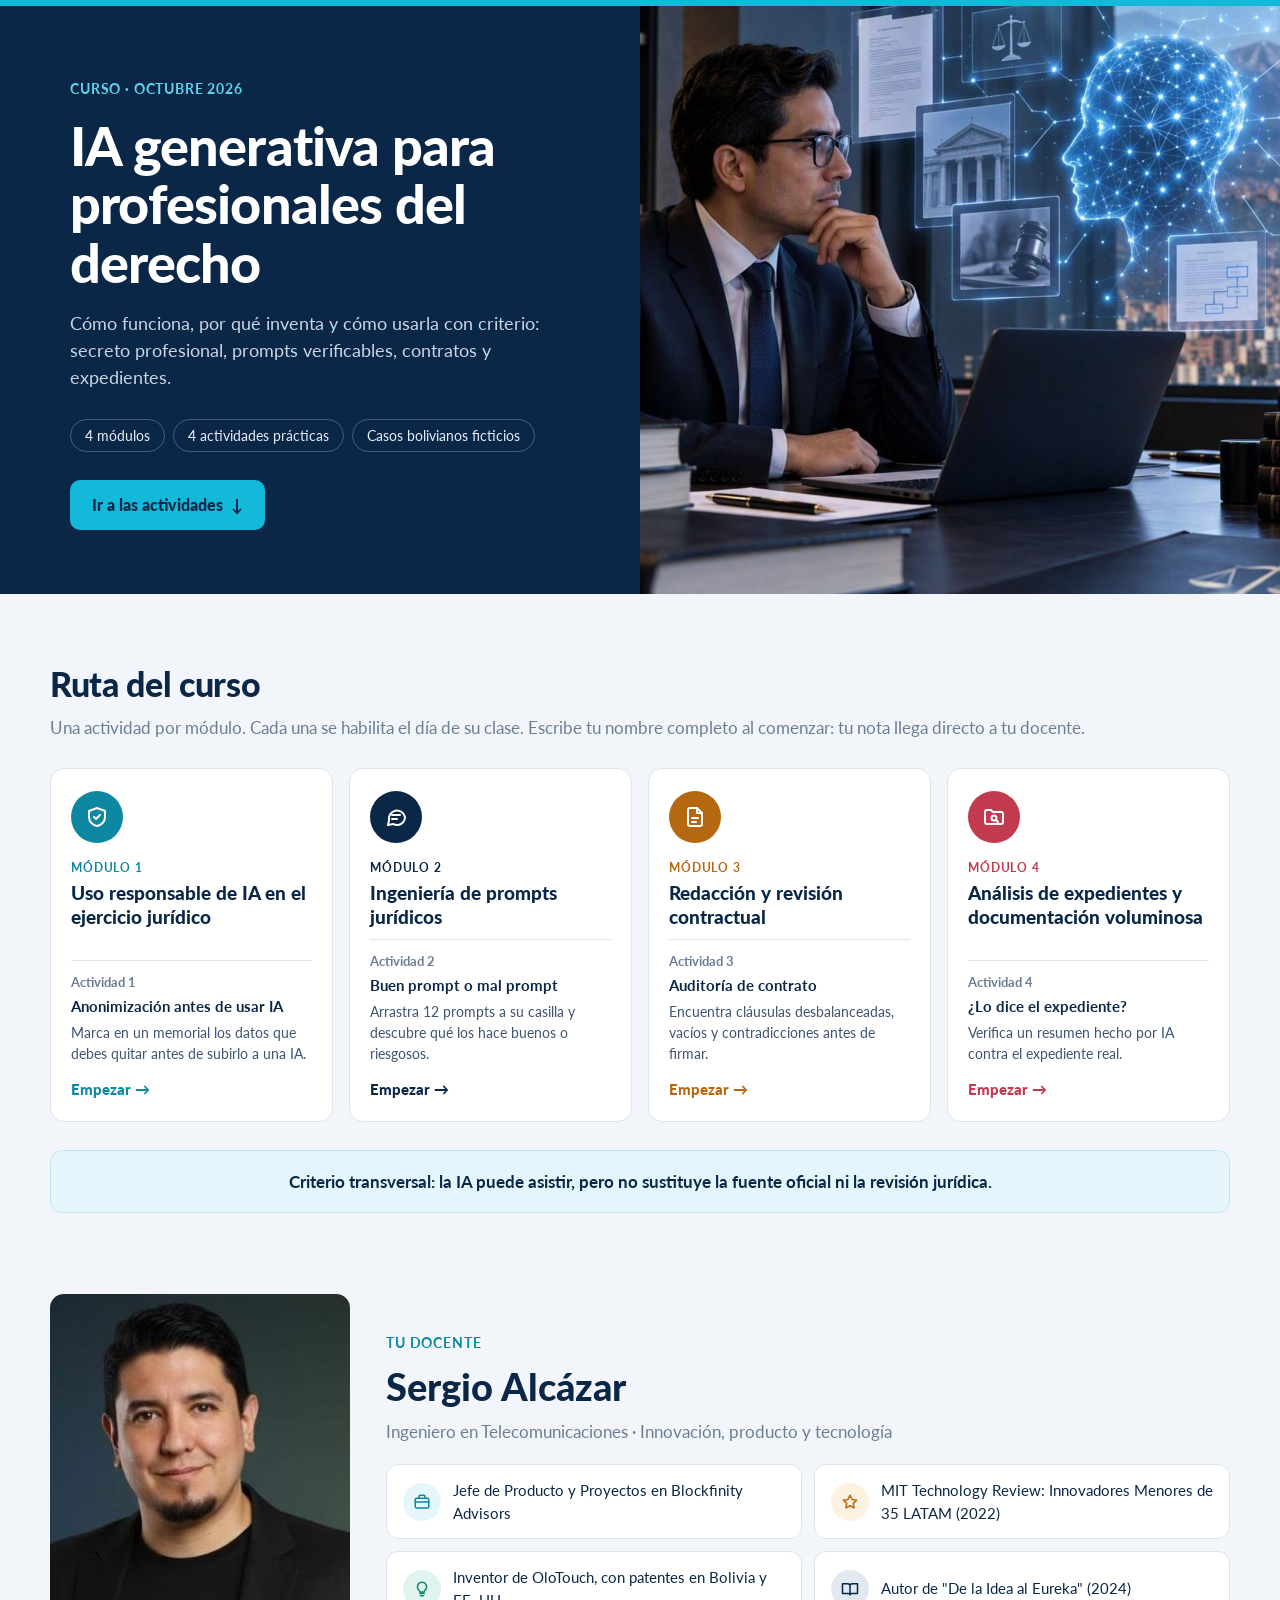
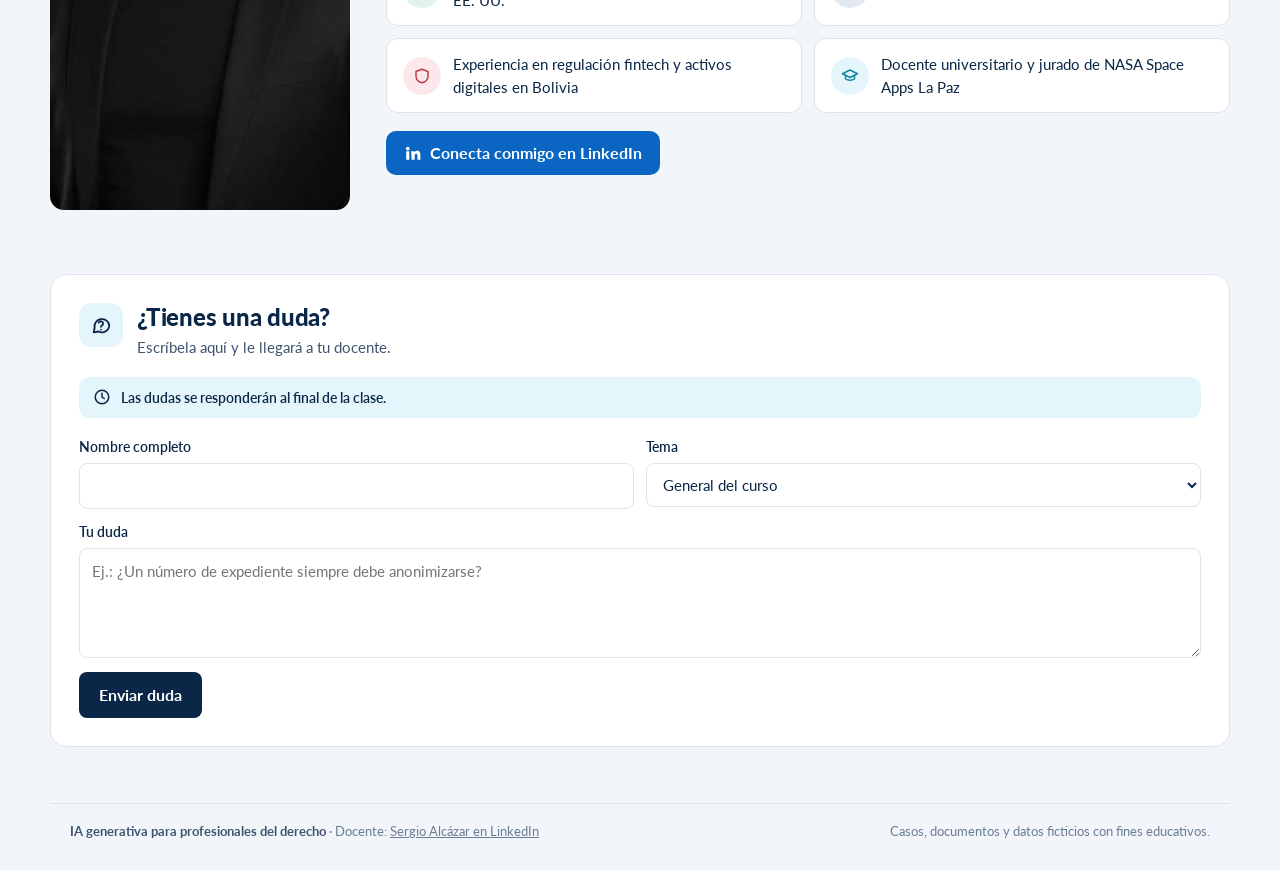
<file: index.html>
<!doctype html>
<html lang="es">
<head>
<meta charset="utf-8">
<meta name="viewport" content="width=device-width, initial-scale=1">
<title>IA generativa para profesionales del derecho</title>
<link rel="stylesheet" href="tema.css">
<style>
*{box-sizing:border-box}
body{margin:0;color:var(--ink);line-height:1.5;border-top:6px solid var(--cyan)}
a{color:inherit}
.wrap{max-width:1180px;margin:0 auto;padding:0 20px}

/* Portada */
.hero{display:grid;grid-template-columns:1fr 1fr;min-height:480px;background:var(--navy);color:#fff}
.hero-txt{padding:72px 56px 64px max(20px,calc((100vw - 1180px)/2 + 20px));display:flex;flex-direction:column;justify-content:center}
.hero .k{color:#5FD3EC;font-weight:700;font-size:14px;letter-spacing:.06em;text-transform:uppercase;margin:0 0 18px}
.hero h1{font-size:clamp(34px,4.4vw,54px);line-height:1.08;margin:0 0 18px;font-weight:900;letter-spacing:-.015em}
.hero p.sub{font-size:18px;color:#C9D6E6;margin:0 0 28px;max-width:520px}
.hero-chips{display:flex;flex-wrap:wrap;gap:8px;margin-bottom:28px}
.hero-chips span{border:1px solid rgba(255,255,255,.25);border-radius:999px;padding:5px 14px;font-size:14px;color:#E6EEF7}
.hero a.cta{align-self:flex-start;display:inline-flex;align-items:center;gap:8px;background:var(--cyan);color:var(--navy);text-decoration:none;font-weight:900;border-radius:10px;padding:13px 22px;min-height:48px}
.hero a.cta:hover{background:#3FC9E4}
.hero-img{background:url(hero.jpg) center/cover no-repeat;min-height:320px}
@media (max-width:860px){.hero{grid-template-columns:1fr}.hero-txt{padding:48px 20px}.hero-img{min-height:240px;order:-1}}

section.blk{padding:64px 0 0}
.blk h2{font-size:34px;font-weight:900;margin:0 0 6px;letter-spacing:-.01em}
.blk .lead{color:var(--ink-3);font-size:17px;margin:0 0 28px}

/* Docente */
.doc-grid{display:grid;grid-template-columns:300px 1fr;gap:36px;align-items:center}
@media (max-width:760px){.doc-grid{grid-template-columns:1fr}.doc-grid img{max-width:260px}}
.doc-grid img{width:100%;border-radius:14px;display:block;aspect-ratio:4/5;object-fit:cover}
.doc-k{color:#0E87A3;font-weight:700;font-size:14px;letter-spacing:.06em;text-transform:uppercase}
.doc-grid h3{font-size:38px;font-weight:900;margin:4px 0 4px}
.doc-grid .role{color:var(--ink-3);font-size:17px;margin:0 0 20px}
.facts{display:grid;grid-template-columns:1fr 1fr;gap:12px}
@media (max-width:560px){.facts{grid-template-columns:1fr}}
.fact{display:flex;gap:12px;align-items:center;background:#fff;border:1px solid var(--line);border-radius:12px;padding:14px 16px;font-size:15px}
.li-btn{display:inline-flex;align-items:center;gap:8px;margin-top:18px;min-height:44px;padding:10px 18px;border-radius:10px;background:#0A66C2;color:#fff !important;text-decoration:none;font-weight:700}
.li-btn:hover{background:#004182}
.fact i{flex:none;width:38px;height:38px;border-radius:50%;display:inline-flex;align-items:center;justify-content:center}

/* Ruta */
.ruta{display:grid;grid-template-columns:repeat(4,1fr);gap:16px}
@media (max-width:1000px){.ruta{grid-template-columns:1fr 1fr}}
@media (max-width:560px){.ruta{grid-template-columns:1fr}}
a.mod{position:relative;display:flex;flex-direction:column;background:#fff;border:1px solid var(--line);border-radius:14px;padding:22px 20px 20px;text-decoration:none;color:var(--ink);transition:border-color .15s, transform .15s, box-shadow .15s;min-height:300px}
a.mod:hover{border-color:var(--c);transform:translateY(-2px);box-shadow:0 10px 24px rgba(11,39,71,.08)}
a.mod:focus-visible{outline:3px solid var(--cyan);outline-offset:3px}
.mod .ic{width:52px;height:52px;border-radius:50%;background:var(--c);color:#fff;display:inline-flex;align-items:center;justify-content:center;margin-bottom:16px}
.mod .mk{font-size:12px;font-weight:700;letter-spacing:.07em;text-transform:uppercase;color:var(--c)}
.mod h3{font-size:19px;font-weight:900;margin:4px 0 10px;line-height:1.25}
.mod .act{border-top:1px solid var(--line);padding-top:12px;margin-top:auto}
.mod .act b{display:block;font-size:13px;color:var(--ink-3);font-weight:700;margin-bottom:2px}
.mod .act span{font-size:15px;font-weight:700}
.mod .act p{margin:4px 0 0;font-size:14px;color:var(--ink-2)}
.mod .go{margin-top:14px;font-weight:900;color:var(--c);font-size:15px}
a.mod.is-locked{cursor:not-allowed;background:#F7F9FB;border-style:dashed}
a.mod.is-locked:hover{transform:none;box-shadow:none;border-color:var(--line)}
a.mod.is-locked .ic{background:#A9B7C6}
a.mod.is-locked .go{color:var(--ink-3)}
.lockinfo{display:flex !important;align-items:flex-start;gap:6px;margin-top:12px;font-size:13px !important;font-weight:700;color:var(--ink-2);background:#E8EDF3;border-radius:8px;padding:7px 10px;line-height:1.35}
.lockinfo svg{flex:none;margin-top:1px}

.band{margin-top:28px;background:var(--cyan-soft);border:1px solid #BFE7F2;border-radius:12px;padding:18px 22px;text-align:center;font-weight:700;font-size:17px;color:var(--navy)}

#dudas-seccion h2{font-size:24px}
.pie-curso{max-width:1180px;padding:18px 20px 28px;margin-top:56px}
</style>
</head>
<body>

<header class="hero">
  <div class="hero-txt">
    <p class="k">Curso · Octubre 2026</p>
    <h1>IA generativa para profesionales del derecho</h1>
    <p class="sub">Cómo funciona, por qué inventa y cómo usarla con criterio: secreto profesional, prompts verificables, contratos y expedientes.</p>
    <div class="hero-chips"><span>4 módulos</span><span>4 actividades prácticas</span><span>Casos bolivianos ficticios</span></div>
    <a class="cta" href="#actividades">Ir a las actividades <span aria-hidden="true">&darr;</span></a>
  </div>
  <div class="hero-img" role="img" aria-label="Abogado frente a una laptop con elementos de inteligencia artificial"></div>
</header>

<main>
  <section class="blk wrap" id="actividades" aria-labelledby="rutaT">
    <h2 id="rutaT">Ruta del curso</h2>
    <p class="lead">Una actividad por módulo. Cada una se habilita el día de su clase. Escribe tu nombre completo al comenzar: tu nota llega directo a tu docente.</p>
    <div class="ruta">
      <a class="mod" href="actividad-1/" data-act="actividad-1" style="--c:#0E87A3">
        <span class="ic"><svg width="24" height="24" viewBox="0 0 24 24" fill="none" stroke="currentColor" stroke-width="2" stroke-linecap="round" stroke-linejoin="round" aria-hidden="true"><path d="M12 3l8 3v6c0 4.5-3.4 8.2-8 9-4.6-.8-8-4.5-8-9V6z"/><path d="M9 12l2 2 4-4"/></svg></span>
        <span class="mk">Módulo 1</span>
        <h3>Uso responsable de IA en el ejercicio jurídico</h3>
        <div class="act"><b>Actividad 1</b><span>Anonimización antes de usar IA</span><p>Marca en un memorial los datos que debes quitar antes de subirlo a una IA.</p></div>
        <span class="go">Empezar &rarr;</span>
      </a>
      <a class="mod" href="actividad-2/" data-act="actividad-2" style="--c:#0B2747">
        <span class="ic"><svg width="24" height="24" viewBox="0 0 24 24" fill="none" stroke="currentColor" stroke-width="2" stroke-linecap="round" stroke-linejoin="round" aria-hidden="true"><path d="M21 12a8 8 0 0 1-11.6 7.1L4 20l1-4.6A8 8 0 1 1 21 12z"/><path d="M8 10h8M8 14h5"/></svg></span>
        <span class="mk">Módulo 2</span>
        <h3>Ingeniería de prompts jurídicos</h3>
        <div class="act"><b>Actividad 2</b><span>Buen prompt o mal prompt</span><p>Arrastra 12 prompts a su casilla y descubre qué los hace buenos o riesgosos.</p></div>
        <span class="go">Empezar &rarr;</span>
      </a>
      <a class="mod" href="actividad-3/" data-act="actividad-3" style="--c:#B5680F">
        <span class="ic"><svg width="24" height="24" viewBox="0 0 24 24" fill="none" stroke="currentColor" stroke-width="2" stroke-linecap="round" stroke-linejoin="round" aria-hidden="true"><path d="M14 3H7a2 2 0 0 0-2 2v14a2 2 0 0 0 2 2h10a2 2 0 0 0 2-2V8z"/><path d="M14 3v5h5M9 13h6M9 17h4"/></svg></span>
        <span class="mk">Módulo 3</span>
        <h3>Redacción y revisión contractual</h3>
        <div class="act"><b>Actividad 3</b><span>Auditoría de contrato</span><p>Encuentra cláusulas desbalanceadas, vacíos y contradicciones antes de firmar.</p></div>
        <span class="go">Empezar &rarr;</span>
      </a>
      <a class="mod" href="actividad-4/" data-act="actividad-4" style="--c:#C23A4D">
        <span class="ic"><svg width="24" height="24" viewBox="0 0 24 24" fill="none" stroke="currentColor" stroke-width="2" stroke-linecap="round" stroke-linejoin="round" aria-hidden="true"><path d="M3 7a2 2 0 0 1 2-2h4l2 2h8a2 2 0 0 1 2 2v8a2 2 0 0 1-2 2H5a2 2 0 0 1-2-2z"/><circle cx="12" cy="13" r="2.5"/><path d="M14 15l2 2"/></svg></span>
        <span class="mk">Módulo 4</span>
        <h3>Análisis de expedientes y documentación voluminosa</h3>
        <div class="act"><b>Actividad 4</b><span>¿Lo dice el expediente?</span><p>Verifica un resumen hecho por IA contra el expediente real.</p></div>
        <span class="go">Empezar &rarr;</span>
      </a>
    </div>
    <p class="band">Criterio transversal: la IA puede asistir, pero no sustituye la fuente oficial ni la revisión jurídica.</p>
  </section>

  <section class="blk wrap" aria-labelledby="docT">
    <div class="doc-grid">
      <img src="docente.jpg" alt="Sergio Alcázar" width="400" height="516">
      <div>
        <span class="doc-k">Tu docente</span>
        <h3 id="docT">Sergio Alcázar</h3>
        <p class="role">Ingeniero en Telecomunicaciones · Innovación, producto y tecnología</p>
        <div class="facts">
          <div class="fact"><i style="background:var(--cyan-soft);color:#0E87A3"><svg width="18" height="18" viewBox="0 0 24 24" fill="none" stroke="currentColor" stroke-width="2" stroke-linecap="round" stroke-linejoin="round" aria-hidden="true"><rect x="3" y="7" width="18" height="13" rx="2"/><path d="M8 7V5a2 2 0 0 1 2-2h4a2 2 0 0 1 2 2v2M3 12h18"/></svg></i>Jefe de Producto y Proyectos en Blockfinity Advisors</div>
          <div class="fact"><i style="background:var(--orange-soft);color:var(--orange)"><svg width="18" height="18" viewBox="0 0 24 24" fill="none" stroke="currentColor" stroke-width="2" stroke-linejoin="round" aria-hidden="true"><path d="M12 3l2.7 5.6 6.1.9-4.4 4.3 1 6.1L12 17l-5.4 2.9 1-6.1L3.2 9.5l6.1-.9z"/></svg></i>MIT Technology Review: Innovadores Menores de 35 LATAM (2022)</div>
          <div class="fact"><i style="background:var(--green-soft);color:var(--green)"><svg width="18" height="18" viewBox="0 0 24 24" fill="none" stroke="currentColor" stroke-width="2" stroke-linecap="round" stroke-linejoin="round" aria-hidden="true"><path d="M9 18h6M10 21h4M12 3a6 6 0 0 0-4 10.5c.7.7 1 1.5 1 2.5h6c0-1 .3-1.8 1-2.5A6 6 0 0 0 12 3z"/></svg></i>Inventor de OloTouch, con patentes en Bolivia y EE. UU.</div>
          <div class="fact"><i style="background:var(--navy-soft);color:var(--navy)"><svg width="18" height="18" viewBox="0 0 24 24" fill="none" stroke="currentColor" stroke-width="2" stroke-linecap="round" stroke-linejoin="round" aria-hidden="true"><path d="M2 5h7a3 3 0 0 1 3 3v12a2 2 0 0 0-2-2H2zM22 5h-7a3 3 0 0 0-3 3v12a2 2 0 0 1 2-2h8z"/></svg></i>Autor de "De la Idea al Eureka" (2024)</div>
          <div class="fact"><i style="background:var(--red-soft);color:var(--red)"><svg width="18" height="18" viewBox="0 0 24 24" fill="none" stroke="currentColor" stroke-width="2" stroke-linecap="round" stroke-linejoin="round" aria-hidden="true"><path d="M12 3l8 3v6c0 4.5-3.4 8.2-8 9-4.6-.8-8-4.5-8-9V6z"/></svg></i>Experiencia en regulación fintech y activos digitales en Bolivia</div>
          <div class="fact"><i style="background:var(--cyan-soft);color:#0E87A3"><svg width="18" height="18" viewBox="0 0 24 24" fill="none" stroke="currentColor" stroke-width="2" stroke-linecap="round" stroke-linejoin="round" aria-hidden="true"><path d="M22 9L12 4 2 9l10 5 10-5z"/><path d="M6 11v5c3 2 9 2 12 0v-5"/></svg></i>Docente universitario y jurado de NASA Space Apps La Paz</div>
        </div>
        <a class="li-btn" href="https://www.linkedin.com/in/sergiolo/" target="_blank" rel="noopener"><svg width="18" height="18" viewBox="0 0 24 24" fill="currentColor" aria-hidden="true"><path d="M4.98 3.5a2.5 2.5 0 1 1 0 5 2.5 2.5 0 0 1 0-5zM3 9.5h4V21H3zM9.5 9.5h3.8v1.6h.05c.53-1 1.83-2.05 3.77-2.05 4.03 0 4.78 2.65 4.78 6.1V21h-4v-5.1c0-1.22-.02-2.79-1.7-2.79-1.7 0-1.96 1.33-1.96 2.7V21h-4z"/></svg>Conecta conmigo en LinkedIn</a>
      </div>
    </div>
  </section>

  <section class="blk wrap">
    <div id="dudas-seccion"></div>
  </section>
</main>

<footer class="pie-curso"><span><b>IA generativa para profesionales del derecho</b> · Docente: <a href="https://www.linkedin.com/in/sergiolo/" target="_blank" rel="noopener">Sergio Alcázar en LinkedIn</a></span><span>Casos, documentos y datos ficticios con fines educativos.</span></footer>

<script src="config.js"></script>
<script src="horario.js"></script>
<script src="dudas.js"></script>
<script>
(function(){
  if(!window.CursoHorario) return;
  const LOCK='<svg width="14" height="14" viewBox="0 0 24 24" fill="none" stroke="currentColor" stroke-width="2.4" stroke-linecap="round" stroke-linejoin="round" aria-hidden="true"><rect x="4" y="11" width="16" height="10" rx="2"/><path d="M8 11V7a4 4 0 0 1 8 0v4"/></svg>';
  const cards=[...document.querySelectorAll('a.mod[data-act]')];
  cards.forEach(a=>{ a.dataset.href=a.getAttribute('href'); a.addEventListener('click',e=>{ if(a.classList.contains('is-locked')) e.preventDefault(); }); });
  function pintar(){
    cards.forEach(a=>{
      const id=a.dataset.act, locked=CursoHorario.bloqueada(id);
      a.classList.toggle('is-locked',locked);
      let info=a.querySelector('.lockinfo');
      if(locked){
        a.setAttribute('aria-disabled','true'); a.removeAttribute('href');
        if(!info){ info=document.createElement('span'); info.className='lockinfo'; a.querySelector('.act').appendChild(info); }
        info.innerHTML=LOCK+'<span>Se habilita el '+CursoHorario.textoApertura(id)+' · faltan '+CursoHorario.faltan(id)+'</span>';
        a.querySelector('.go').textContent='Bloqueada';
      } else {
        a.removeAttribute('aria-disabled'); a.setAttribute('href',a.dataset.href);
        if(info) info.remove(); a.querySelector('.go').innerHTML='Empezar &rarr;';
      }
    });
  }
  CursoHorario.sincronizar().then(()=>{ pintar(); setInterval(pintar,30000); });
})();
</script>
</body>
</html>
</file>
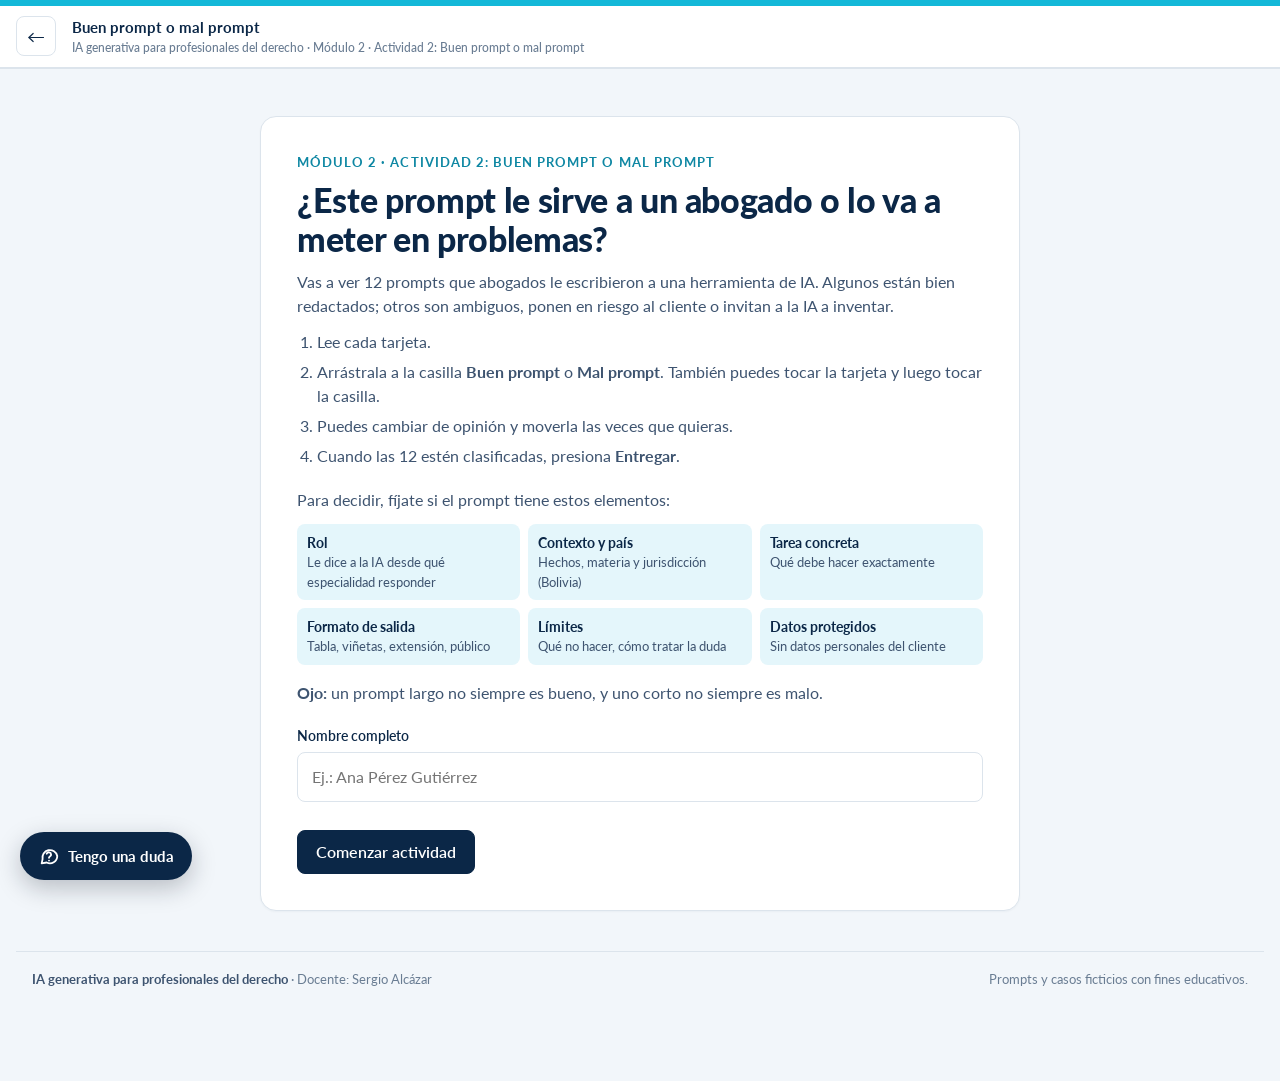
<file: actividad-2/index.html>
<!doctype html>
<html lang="es">
<head>
<meta charset="utf-8">
<meta name="viewport" content="width=device-width, initial-scale=1">
<title>Buen prompt o mal prompt · Actividad 2</title>
<link rel="preconnect" href="https://fonts.googleapis.com">
<link rel="preconnect" href="https://fonts.gstatic.com" crossorigin>
<link href="https://fonts.googleapis.com/css2?family=Public+Sans:wght@400;500;600;700&family=Source+Serif+4:opsz,wght@8..60,400;8..60,600;8..60,700&family=IBM+Plex+Mono:wght@400;500&display=swap" rel="stylesheet">
<style>
:root{
  color-scheme: light;
  --ground:#ECEFF2; --paper:#FFFFFF; --ink:#1B2430; --ink-2:#4A5563; --ink-3:#6B7480;
  --line:#D5DAE0; --accent:#1F4E79; --accent-ink:#FFFFFF; --accent-soft:#E3ECF5;
  --ok:#2E7D46; --ok-bg:#DCF1E2; --bad:#B42323; --bad-bg:#FDE2E2; --warn:#9A6B00; --warn-bg:#FFF1C7;
  --good-zone:#1E6B45; --good-zone-bg:#EAF6EF; --bad-zone:#A23434; --bad-zone-bg:#FBEDED;
  --serif:"Source Serif 4", Georgia, serif;
  --sans:"Public Sans", system-ui, -apple-system, "Segoe UI", sans-serif;
  --mono:"IBM Plex Mono", ui-monospace, Menlo, Consolas, monospace;
}
*{box-sizing:border-box}
html,body{margin:0;background:var(--ground);color:var(--ink);font-family:var(--sans);font-size:16px;line-height:1.5}
button{font-family:inherit;font-size:inherit;cursor:pointer}
.hidden{display:none !important}

.topbar{position:sticky;top:0;z-index:20;background:var(--paper);border-bottom:1px solid var(--line)}
.topbar-in{max-width:1280px;margin:0 auto;padding:10px 16px;display:flex;align-items:center;gap:16px;flex-wrap:wrap}
.back{display:inline-flex;align-items:center;justify-content:center;width:40px;height:40px;border-radius:8px;border:1px solid var(--line);color:var(--ink);text-decoration:none;font-size:18px}
.brand{font-weight:700;font-size:15px}
.brand small{display:block;font-weight:500;color:var(--ink-3);font-size:12px}
.spacer{flex:1}
.pill{display:inline-flex;align-items:center;border:1px solid var(--line);border-radius:999px;padding:4px 12px;font-size:14px;color:var(--ink-2);background:var(--paper)}
.btn{border:1px solid var(--line);background:var(--paper);color:var(--ink);border-radius:8px;padding:10px 18px;font-weight:600;min-height:44px}
.btn:hover{border-color:var(--ink-3)}
.btn-primary{background:var(--accent);border-color:var(--accent);color:var(--accent-ink)}
.btn-primary:hover{background:#173D60}
.btn:disabled{opacity:.5;cursor:not-allowed}
main{max-width:1280px;margin:0 auto;padding:24px 16px 64px}

/* Inicio */
.intro{max-width:760px;margin:24px auto;background:var(--paper);border:1px solid var(--line);border-radius:14px;padding:36px}
@media (max-width:600px){.intro{padding:24px 20px}}
.kicker{color:var(--accent);font-weight:700;font-size:13px;letter-spacing:.08em;text-transform:uppercase}
.intro h1{font-family:var(--serif);font-size:34px;margin:8px 0 12px;line-height:1.15}
.intro p{color:var(--ink-2);margin:0 0 12px}
.intro ol{color:var(--ink-2);padding-left:20px;margin:8px 0 20px}
.intro ol li{margin:6px 0}
.checks{display:grid;grid-template-columns:repeat(auto-fill,minmax(200px,1fr));gap:8px;margin:12px 0 16px}
.checks div{background:var(--accent-soft);border-radius:8px;padding:8px 10px;font-size:13px;color:var(--ink-2)}
.checks b{display:block;color:var(--ink);font-size:14px}
.field{display:flex;flex-direction:column;gap:6px;margin:20px 0 8px}
.field label{font-weight:600;font-size:14px}
.field input{font:inherit;padding:12px 14px;border:1px solid var(--line);border-radius:8px;min-height:44px}
.field input:focus{outline:2px solid var(--accent);outline-offset:1px}
.err{color:var(--bad);font-size:14px;min-height:20px}

/* Tablero */
.board-head{display:flex;align-items:baseline;justify-content:space-between;gap:12px;flex-wrap:wrap;margin:0 0 12px}
.board-head h2{margin:0;font-size:18px}
.board-head p{margin:0;color:var(--ink-3);font-size:14px}
.pool{display:grid;grid-template-columns:repeat(auto-fill,minmax(280px,1fr));gap:12px;min-height:80px;padding:12px;border-radius:12px;border:2px dashed transparent;transition:border-color .15s,background .15s}
.pool.empty-pool{display:flex;align-items:center;justify-content:center;color:var(--ink-3);font-size:14px;border-color:var(--line)}
.board{display:grid;grid-template-columns:minmax(0,1fr) 420px;gap:24px;align-items:start}
.board .pool{grid-template-columns:repeat(auto-fill,minmax(260px,1fr))}
.zones{display:grid;grid-template-rows:1fr 1fr;gap:14px;position:sticky;top:76px;height:calc(100vh - 92px);min-height:480px}
.zones .zone{min-height:0;overflow:auto}
@media (max-width:960px){.board{grid-template-columns:1fr}.zones{position:static;height:auto;grid-template-rows:none;grid-template-columns:1fr 1fr;min-height:0}.zones .zone{min-height:220px;overflow:visible}}
@media (max-width:600px){.zones{grid-template-columns:1fr}}
.zone{border-radius:14px;border:2px dashed;min-height:220px;padding:14px;display:flex;flex-direction:column;gap:10px;transition:transform .12s, box-shadow .12s}
.zone.good{border-color:var(--good-zone);background:var(--good-zone-bg)}
.zone.bad{border-color:var(--bad-zone);background:var(--bad-zone-bg)}
.zone-h{display:flex;align-items:center;gap:10px;font-weight:700;font-size:18px;border:0;background:transparent;padding:4px 2px;text-align:left;min-height:44px;width:100%;border-radius:8px;color:inherit}
.zone.good .zone-h{color:var(--good-zone)} .zone.bad .zone-h{color:var(--bad-zone)}
.zone-h .ico{width:32px;height:32px;border-radius:50%;display:inline-flex;align-items:center;justify-content:center;color:#fff;flex:none}
.zone.good .ico{background:var(--good-zone)} .zone.bad .ico{background:var(--bad-zone)}
.zone-h .count{margin-left:auto;font-size:14px;font-weight:600;opacity:.8}
.zone-cards{display:flex;flex-direction:column;gap:10px;flex:1}
.zone-hint{font-size:13px;color:var(--ink-3);text-align:center;margin:auto 0}
.drop-over{box-shadow:0 0 0 4px rgba(31,78,121,.25);transform:scale(1.01)}
.pool.drop-over{border-color:var(--accent);background:var(--accent-soft);transform:none}
.armed .zone-h{text-decoration:underline;text-underline-offset:4px}

.card{background:var(--paper);border:1px solid var(--line);border-radius:10px;padding:14px 14px 12px;box-shadow:0 1px 2px rgba(0,0,0,.04);position:relative;touch-action:none;user-select:none;-webkit-user-select:none;cursor:grab;text-align:left;width:100%;color:var(--ink);display:block}
.card:hover{border-color:var(--ink-3)}
.card:focus-visible{outline:3px solid var(--accent);outline-offset:2px}
.card.selected{border-color:var(--accent);box-shadow:0 0 0 3px rgba(31,78,121,.3)}
.card .task{font-size:11px;font-weight:700;letter-spacing:.06em;text-transform:uppercase;color:var(--ink-3);margin-bottom:6px;display:flex;gap:8px;align-items:center}
.card .task .n{background:var(--ink);color:#fff;border-radius:4px;padding:1px 6px;letter-spacing:0}
.card .txt{font-family:var(--mono);font-size:13.5px;line-height:1.55;white-space:pre-wrap;word-break:break-word}
.card.dragging-src{opacity:.35}
.ghost{position:fixed;z-index:100;pointer-events:none;width:300px;transform:rotate(2deg);box-shadow:0 16px 40px rgba(15,25,40,.25);cursor:grabbing}
.zone .card .txt{font-size:12.5px}

.tip{font-size:13px;color:var(--ink-3);margin-top:8px}

/* Modal */
.modal-bg{position:fixed;inset:0;background:rgba(15,22,32,.45);z-index:60;display:flex;align-items:center;justify-content:center;padding:16px}
.modal{background:var(--paper);border-radius:14px;max-width:440px;width:100%;padding:24px}
.modal h3{margin:0 0 8px} .modal p{color:var(--ink-2);margin:0 0 18px}
.modal .acts{display:flex;gap:8px;justify-content:flex-end;flex-wrap:wrap}

/* Resultados */
.score-head{display:grid;grid-template-columns:auto 1fr;gap:28px;align-items:center;background:var(--paper);border:1px solid var(--line);border-radius:14px;padding:24px 28px;margin-bottom:20px}
@media (max-width:700px){.score-head{grid-template-columns:1fr}}
.score{font-family:var(--serif);font-size:72px;font-weight:700;line-height:1;color:var(--accent)}
.score small{font-size:24px;color:var(--ink-3)}
.score-head h2{margin:0 0 4px;font-size:22px}
.stats{display:flex;flex-wrap:wrap;gap:8px;margin-top:12px}
.stat{border-radius:8px;padding:8px 12px;font-size:13px;font-weight:600}
.stat b{font-size:18px;display:block}
.send{font-size:13px;color:var(--ink-3);margin-top:10px}
.send.ok{color:var(--ok)} .send.bad{color:var(--bad)}
.filter{display:flex;gap:6px;flex-wrap:wrap;margin-bottom:12px}
.filter button{border:1px solid var(--line);background:var(--paper);border-radius:6px;padding:6px 12px;font-size:14px;min-height:40px}
.filter button[aria-pressed="true"]{border-color:var(--ink);font-weight:700}
.res-list{display:grid;grid-template-columns:repeat(auto-fill,minmax(520px,1fr));gap:16px}
@media (max-width:600px){.res-list{grid-template-columns:1fr}}
.res{background:var(--paper);border:1px solid var(--line);border-top:5px solid;border-radius:12px;padding:16px 18px}
.res.hit{border-top-color:var(--ok)} .res.miss{border-top-color:var(--bad)}
.res .h{display:flex;align-items:center;gap:8px;flex-wrap:wrap;margin-bottom:8px}
.res .st{font-size:12px;font-weight:700;border-radius:4px;padding:2px 8px;text-transform:uppercase;letter-spacing:.05em}
.res.hit .st{background:var(--ok-bg);color:var(--ok)} .res.miss .st{background:var(--bad-bg);color:var(--bad)}
.res .ans{font-size:13px;color:var(--ink-2)}
.res .task{font-size:12px;font-weight:700;color:var(--ink-3);text-transform:uppercase;letter-spacing:.05em}
.res .txt{font-family:var(--mono);font-size:13px;background:var(--ground);border-radius:8px;padding:10px 12px;white-space:pre-wrap;word-break:break-word;margin:6px 0 10px}
.chips{display:flex;flex-wrap:wrap;gap:6px;margin:6px 0 10px}
.chip{font-size:12px;font-weight:600;border-radius:999px;padding:3px 10px;border:1px solid}
.chip.si{color:var(--ok);background:var(--ok-bg);border-color:#B5DEC2}
.chip.no{color:var(--bad);background:var(--bad-bg);border-color:#F2BDBD}
.chip.riesgo{color:var(--warn);background:var(--warn-bg);border-color:#EED48A}
.res .why{margin:0 0 10px;font-size:14.5px}
.better{border-left:3px solid var(--good-zone);background:var(--good-zone-bg);border-radius:0 8px 8px 0;padding:10px 12px}
.better b{font-size:12px;color:var(--good-zone);text-transform:uppercase;letter-spacing:.05em;display:block;margin-bottom:4px}
.better .txt{background:transparent;padding:0;margin:0}
.foot{color:var(--ink-3);font-size:12px;text-align:center;margin-top:32px}
</style>
<link rel="stylesheet" href="../tema.css">
</head>
<body data-tema="Actividad 2 · Buen prompt o mal prompt">

<!-- CANDADO: bloquea la actividad hasta la fecha definida en ../horario.js -->
<style>
.lock{position:fixed;inset:0;z-index:1000;background:var(--ground);display:flex;align-items:center;justify-content:center;padding:16px}
.lock-box{background:var(--paper);border:1px solid var(--line);border-radius:16px;max-width:520px;width:100%;padding:36px 32px;text-align:center}
.lock-ico{width:64px;height:64px;border-radius:50%;background:var(--accent-soft);color:var(--accent);display:inline-flex;align-items:center;justify-content:center;margin-bottom:16px}
.lock-box h1{font-family:var(--serif);font-size:28px;margin:0 0 8px;line-height:1.2}
.lock-box p{color:var(--ink-2);margin:0 0 8px}
.lock-when{font-weight:700;color:var(--ink);font-size:18px;margin:14px 0 4px !important}
.lock-left{font-size:14px;color:var(--ink-3) !important;margin-bottom:24px !important}
.lock-box a{display:inline-flex;align-items:center;justify-content:center;min-height:44px;padding:10px 18px;border-radius:8px;background:var(--accent);color:#fff;text-decoration:none;font-weight:600}
body.locked{overflow:hidden}
</style>
<div class="lock" id="lock" role="dialog" aria-modal="true" aria-labelledby="lockT">
  <div class="lock-box">
    <span class="lock-ico" aria-hidden="true"><svg width="30" height="30" viewBox="0 0 24 24" fill="none" stroke="currentColor" stroke-width="2" stroke-linecap="round" stroke-linejoin="round"><rect x="4" y="11" width="16" height="10" rx="2"/><path d="M8 11V7a4 4 0 0 1 8 0v4"/></svg></span>
    <h1 id="lockT">Actividad 2 todavía cerrada</h1>
    <p id="lockMsg">Verificando el horario de apertura...</p>
    <p class="lock-when" id="lockWhen"></p>
    <p class="lock-left" id="lockLeft"></p>
    <a href="../">Volver a la portada del curso</a>
  </div>
</div>
<script src="../horario.js"></script>
<script>
(function(){
  document.body.classList.add('locked');
  const lock=document.getElementById('lock');
  function abrir(){ lock.remove(); document.body.classList.remove('locked'); }
  if(!window.CursoHorario){ abrir(); return; }
  CursoHorario.sincronizar().then(function revisar(){
    if(!CursoHorario.bloqueada('actividad-2')){ abrir(); return; }
    document.getElementById('lockMsg').textContent='Esta actividad se habilita el';
    document.getElementById('lockWhen').textContent=CursoHorario.textoApertura('actividad-2');
    document.getElementById('lockLeft').textContent='Faltan '+CursoHorario.faltan('actividad-2')+'. La página se abrirá sola cuando llegue la hora.';
    setTimeout(revisar,30000);
  });
})();
</script>

<header class="topbar">
  <div class="topbar-in">
    <a class="back" href="../" aria-label="Volver a la portada del curso">&larr;</a>
    <div class="brand">Buen prompt o mal prompt<small id="brandSub"></small></div>
    <div class="spacer"></div>
    <span class="pill hidden" id="whoPill"></span>
    <span class="pill hidden" id="countPill"></span>
    <button class="btn btn-primary hidden" id="submitBtn" type="button">Entregar</button>
  </div>
</header>

<main>
  <!-- INICIO -->
  <section id="scrStart" class="intro">
    <div class="kicker" id="kicker"></div>
    <h1>¿Este prompt le sirve a un abogado o lo va a meter en problemas?</h1>
    <p>Vas a ver 12 prompts que abogados le escribieron a una herramienta de IA. Algunos están bien redactados; otros son ambiguos, ponen en riesgo al cliente o invitan a la IA a inventar.</p>
    <ol>
      <li>Lee cada tarjeta.</li>
      <li>Arrástrala a la casilla <b>Buen prompt</b> o <b>Mal prompt</b>. También puedes tocar la tarjeta y luego tocar la casilla.</li>
      <li>Puedes cambiar de opinión y moverla las veces que quieras.</li>
      <li>Cuando las 12 estén clasificadas, presiona <b>Entregar</b>.</li>
    </ol>
    <p>Para decidir, fíjate si el prompt tiene estos elementos:</p>
    <div class="checks" id="checksStart"></div>
    <p><b>Ojo:</b> un prompt largo no siempre es bueno, y uno corto no siempre es malo.</p>
    <div class="field">
      <label for="nameInput">Nombre completo</label>
      <input id="nameInput" autocomplete="name" placeholder="Ej.: Ana Pérez Gutiérrez">
    </div>
    <div class="err" id="nameErr" role="alert"></div>
    <button class="btn btn-primary" id="startBtn" type="button">Comenzar actividad</button>
  </section>

  <!-- TABLERO -->
  <section id="scrWork" class="hidden">
    <div class="board"><div>
    <div class="board-head">
      <h2>Prompts por clasificar</h2>
      <p id="poolHint">Arrastra cada tarjeta a una casilla, o tócala y luego toca la casilla.</p>
    </div>
    <div class="pool" id="pool" data-zone="pool" aria-label="Prompts por clasificar"></div>
    </div>
    <div class="zones">
      <div class="zone good" id="zoneGood" data-zone="good">
        <button class="zone-h" type="button" data-target="good">
          <span class="ico" aria-hidden="true"><svg width="18" height="18" viewBox="0 0 24 24" fill="none" stroke="currentColor" stroke-width="3" stroke-linecap="round" stroke-linejoin="round"><path d="M5 12l5 5L20 7"/></svg></span>
          Buen prompt <span class="count" id="cntGood">0</span>
        </button>
        <div class="zone-cards" id="cardsGood"><div class="zone-hint">Suelta aquí los prompts bien redactados</div></div>
      </div>
      <div class="zone bad" id="zoneBad" data-zone="bad">
        <button class="zone-h" type="button" data-target="bad">
          <span class="ico" aria-hidden="true"><svg width="18" height="18" viewBox="0 0 24 24" fill="none" stroke="currentColor" stroke-width="3" stroke-linecap="round"><path d="M6 6l12 12M18 6L6 18"/></svg></span>
          Mal prompt <span class="count" id="cntBad">0</span>
        </button>
        <div class="zone-cards" id="cardsBad"><div class="zone-hint">Suelta aquí los prompts ambiguos o riesgosos</div></div>
      </div>
    </div>
    </div>
    <p class="tip">Para devolver una tarjeta al mazo, arrástrala de nuevo a la zona de prompts por clasificar.</p>
  </section>

  <!-- RESULTADOS -->
  <section id="scrResult" class="hidden">
    <div class="score-head">
      <div class="score" id="scoreNum">0<small>/100</small></div>
      <div>
        <h2 id="scoreTitle"></h2>
        <div id="scoreMsg" style="color:var(--ink-2)"></div>
        <div class="stats" id="stats"></div>
        <div class="send" id="sendStatus"></div>
      </div>
    </div>
    <div class="filter" id="filter"></div>
    <div class="res-list" id="resList"></div>
  </section>
  <footer class="pie-curso"><span><b>IA generativa para profesionales del derecho</b> · Docente: Sergio Alcázar</span><span>Prompts y casos ficticios con fines educativos.</span></footer>
</main>

<script src="../config.js"></script>
<script src="../dudas.js"></script>
<script src="../materiales.js"></script>
<div class="modal-bg hidden" id="modal"><div class="modal" role="dialog" aria-modal="true" aria-labelledby="modalT"><h3 id="modalT"></h3><p id="modalP"></p><div class="acts" id="modalA"></div></div></div>

<script>
const CC = window.CURSO_CONFIG || {};
const CONFIG = {
  SHEETS_URL: CC.SHEETS_URL || '',
  CURSO: 'IA generativa para profesionales del derecho',
  ACTIVIDAD: 'Módulo 2 · Actividad 2: Buen prompt o mal prompt',
  HOJA: 'Actividad 2 · Prompts',
};

/* Elementos que se evalúan en cada prompt */
const ELEM = {
  rol:      {n:'Rol',               d:'Le dice a la IA desde qué especialidad responder'},
  contexto: {n:'Contexto y país',   d:'Hechos, materia y jurisdicción (Bolivia)'},
  tarea:    {n:'Tarea concreta',    d:'Qué debe hacer exactamente'},
  formato:  {n:'Formato de salida', d:'Tabla, viñetas, extensión, público'},
  limites:  {n:'Límites',           d:'Qué no hacer, cómo tratar la duda'},
  datos:    {n:'Datos protegidos',  d:'Sin datos personales del cliente'},
};

/* =====================================================================
   PROMPTS
   ok: true = buen prompt, false = mal prompt
   el: estado de cada elemento: si | no | riesgo (se omite si no aplica)
   e: explicación · m: versión mejorada (solo para los malos)
   ===================================================================== */
const PROMPTS = [
  { id:'p01', ok:false, tarea:'Contratos',
    t:'Hazme un contrato de alquiler.',
    el:{rol:'no',contexto:'no',tarea:'riesgo',formato:'no',limites:'no',datos:'si'},
    e:'Es ambiguo: no dice qué se alquila (vivienda, local, terreno), quiénes son las partes, el plazo, el monto ni la ley aplicable. La IA va a rellenar los vacíos con suposiciones, posiblemente con normativa de otro país.',
    m:'Actúa como abogado civilista en Bolivia. Redacta un contrato de alquiler de vivienda en La Paz entre [PROPIETARIO] y [INQUILINO], por 12 meses, con un canon mensual de [MONTO] y una garantía de dos meses. Incluye cláusulas de mantenimiento, causales de resolución anticipada y devolución de la garantía. Usa lenguaje formal y numera las cláusulas. Al final, señala qué datos debo completar.'},
  { id:'p02', ok:false, tarea:'Derecho laboral',
    t:'Revisa este finiquito de mi cliente Juan Carlos Mendoza Ríos, CI 5.432.198 LP, que trabajó en Importadora Sol S.A. desde 2018 con un sueldo de Bs 6.500, y dime si está bien calculado.',
    el:{rol:'no',contexto:'riesgo',tarea:'si',formato:'no',limites:'no',datos:'no'},
    e:'La tarea es clara, pero expone el nombre, la cédula y el empleador del cliente: es lo que aprendiste a evitar en la Actividad 1. Además no pide explicar el cálculo ni indica qué normativa usar, así que no podrás verificar la respuesta.',
    m:'Actúa como abogado laboralista en Bolivia. Revisa el cálculo del finiquito que te comparto de [TRABAJADOR], con [AÑOS] años de antigüedad y un salario de [MONTO], por retiro [voluntario/forzoso]. Presenta en una tabla cada concepto, su base legal y el cálculo paso a paso, e indica las diferencias con el finiquito entregado. Si algún dato es insuficiente, dímelo en vez de suponerlo.'},
  { id:'p03', ok:false, tarea:'Jurisprudencia',
    t:'Dame 5 autos supremos del Tribunal Supremo de Justicia de Bolivia que digan que el despido por WhatsApp es nulo, con su número y fecha.',
    el:{rol:'no',contexto:'si',tarea:'si',formato:'si',limites:'no',datos:'si'},
    e:'Parece preciso, pero es peligroso: pide citas exactas y además da por hecha la conclusión ("que digan que es nulo"). La IA tiende a complacer y puede inventar números y fechas de fallos que no existen. Ya hubo abogados sancionados en otros países por presentar jurisprudencia inventada por IA.',
    m:'Te comparto el texto de tres autos supremos sobre despido. Usando solo esos textos, dime si alguno se pronuncia sobre la validez de la comunicación del despido por medios electrónicos, con una cita textual que lo respalde. Si ninguno trata el tema, dilo. No menciones fallos que no estén en los documentos.'},
  { id:'p04', ok:false, tarea:'Estrategia',
    t:'Eres el mejor abogado del mundo, con 50 años de experiencia, ganador de todos los premios y nunca te equivocas. Necesito que me ayudes con algo muy importante para mi carrera; es urgentísimo y mi cliente está muy preocupado, así que esfuérzate al máximo y da lo mejor de ti, porque de esto depende todo. Analiza el caso y dime qué hacer.',
    el:{rol:'riesgo',contexto:'no',tarea:'no',formato:'no',limites:'no',datos:'si'},
    e:'Es largo, pero no dice nada útil: los elogios y la urgencia no mejoran la respuesta, y "el caso" nunca se describe. Además, "nunca te equivocas" empuja a la IA a responder con exceso de seguridad. Un prompt no se mide por su largo, sino por la información útil que trae.',
    m:'Actúa como abogado litigante en materia civil en Bolivia. Hechos: [resumen anonimizado en 5 líneas]. Etapa procesal: [etapa]. Analiza las tres opciones procesales más viables, con ventajas, riesgos y plazos de cada una, en una tabla. Indica qué información adicional necesitarías para recomendar una.'},
  { id:'p05', ok:false, tarea:'Recursos',
    t:'Redacta un memorial de apelación muy detallado y exhaustivo, pero que no pase de media página, en tono formal pero coloquial, y cita toda la normativa aplicable sin mencionar artículos.',
    el:{rol:'no',contexto:'no',tarea:'riesgo',formato:'riesgo',limites:'riesgo',datos:'si'},
    e:'Las instrucciones se contradicen: "exhaustivo" y "media página", "formal" y "coloquial", "citar normativa" y "sin artículos". Ante órdenes contradictorias, la IA elige una al azar o las mezcla. Además falta lo esencial: qué resolución se apela y con qué agravios.',
    m:'Actúa como abogado procesalista en Bolivia. Redacta un memorial de apelación contra la sentencia que te resumo: [resumen anonimizado]. Desarrolla los dos agravios siguientes: [agravio 1] y [agravio 2]. Tono formal, máximo dos páginas, citando los artículos del Código Procesal Civil que correspondan. Marca entre corchetes las citas que yo deba verificar.'},
  { id:'p06', ok:false, tarea:'Plazos procesales',
    t:'¿Cuál es el plazo para apelar una sentencia en un proceso civil?',
    el:{rol:'no',contexto:'no',tarea:'si',formato:'no',limites:'no',datos:'si'},
    e:'La pregunta es clara, pero no dice el país. La IA puede responder con el plazo de España, México o Argentina, y ese error en un plazo procesal puede hacerte perder el recurso. Siempre indica la jurisdicción y el tipo de proceso, y pide la norma para verificarla.',
    m:'Según el Código Procesal Civil de Bolivia (Ley N° 439), ¿cuál es el plazo para interponer recurso de apelación contra una sentencia en un proceso ordinario? Indica el artículo y desde cuándo se computa. Si no estás seguro, dilo para que lo verifique en la norma.'},
  { id:'p07', ok:true, tarea:'Comunicación con el cliente',
    t:'Resume en 5 viñetas, en lenguaje sencillo para un cliente sin formación jurídica, el siguiente auto de admisión de demanda: [texto del auto, sin datos personales].',
    el:{tarea:'si',formato:'si',contexto:'si',datos:'si'},
    e:'Es corto, pero completo para lo que pide: la tarea (resumir), el público (cliente sin formación jurídica), el formato (5 viñetas) y el insumo, ya anonimizado. No hace falta un rol ni un párrafo de contexto cuando el documento ya trae toda la información.'},
  { id:'p08', ok:true, tarea:'Derecho laboral',
    t:'Actúa como abogado laboralista en Bolivia. Explícame qué conceptos componen el finiquito de un trabajador con 6 años de antigüedad que renuncia voluntariamente. Presenta la respuesta en una tabla con tres columnas: concepto, base legal y forma de cálculo. Si algún punto depende de normativa que no conoces con certeza, indícalo.',
    el:{rol:'si',contexto:'si',tarea:'si',formato:'si',limites:'si',datos:'si'},
    e:'Tiene todos los elementos: rol, jurisdicción, un caso concreto sin datos personales, formato de tabla y una instrucción para que la IA reconozca lo que no sabe en vez de inventarlo.'},
  { id:'p09', ok:true, tarea:'Revisión contractual',
    t:'Te comparto un contrato de prestación de servicios en el que reemplacé los datos de las partes por [CONTRATANTE] y [CONTRATISTA]. Identifica las cláusulas que perjudican a [CONTRATISTA], explica el riesgo de cada una y propón una redacción alternativa. Responde en una tabla de tres columnas: cláusula, riesgo y redacción propuesta.',
    el:{contexto:'si',tarea:'si',formato:'si',datos:'si'},
    e:'Aplica la anonimización con marcadores consistentes, define desde qué lado se analiza el contrato (el de [CONTRATISTA]) y pide un formato que se puede revisar y llevar al cliente.'},
  { id:'p10', ok:true, tarea:'Jurisprudencia',
    t:'Te adjunto el texto de tres autos supremos sobre despido injustificado. Usando solo esos textos, extrae el criterio jurídico de cada uno con una cita textual que lo respalde. Si alguno no trata el tema, dilo. No agregues fallos que no estén en los documentos.',
    el:{contexto:'si',tarea:'si',formato:'si',limites:'si',datos:'si'},
    e:'Es la forma segura de trabajar con jurisprudencia: tú das las fuentes, la IA solo las analiza y cada afirmación viene con una cita textual que puedes verificar. Compáralo con el prompt que pide "5 autos supremos con número y fecha".'},
  { id:'p11', ok:true, tarea:'Litigación oral',
    t:'Estoy preparando un alegato oral de 10 minutos para una audiencia de cumplimiento de contrato en un juzgado civil de La Paz. Hechos: [resumen anonimizado]. Propón una estructura en cuatro partes con el tiempo sugerido para cada una y los dos argumentos más fuertes. No redactes el alegato completo.',
    el:{contexto:'si',tarea:'si',formato:'si',limites:'si',datos:'si'},
    e:'Da contexto preciso (tipo de audiencia, juzgado, duración), pide un producto concreto y pone un límite claro: la IA ayuda a estructurar, pero el alegato lo construye el abogado.'},
  { id:'p12', ok:true, tarea:'Contratos',
    t:'Necesito redactar un contrato de anticrético sobre un inmueble urbano en Cochabamba. Antes de redactarlo, hazme las preguntas que necesites para completar los datos esenciales (partes, monto, plazo, estado del inmueble) y espera mis respuestas.',
    el:{contexto:'si',tarea:'si',limites:'si',datos:'si'},
    e:'Es una buena técnica: en vez de dejar que la IA suponga, le pides que primero te pregunte lo que falta. Compáralo con "Hazme un contrato de alquiler": la tarea es parecida, pero este prompt evita que la IA rellene los vacíos con datos inventados.'},
];

/* ============ Estado ============ */
const STORE_KEY='prompts-act2-v1';
let state={name:'', started:0, order:[], place:{}, submitted:null, attempts:0};
function save(){ try{ localStorage.setItem(STORE_KEY, JSON.stringify(state)); }catch(e){} }
function load(){ try{ const s=JSON.parse(localStorage.getItem(STORE_KEY)||'null'); if(s&&typeof s==='object') state=Object.assign(state,s); }catch(e){} }
const $=id=>document.getElementById(id);
const esc=s=>String(s).replace(/[&<>"]/g,c=>({'&':'&amp;','<':'&lt;','>':'&gt;','"':'&quot;'}[c]));
const P=Object.fromEntries(PROMPTS.map(p=>[p.id,p]));
function shuffle(a){ a=[...a]; for(let i=a.length-1;i>0;i--){ const j=Math.floor(Math.random()*(i+1)); [a[i],a[j]]=[a[j],a[i]]; } return a; }

/* ============ Tablero ============ */
let selectedId=null;
function cardEl(id, num){
  const p=P[id]; const b=document.createElement('div');
  b.className='card'; b.tabIndex=0; b.dataset.id=id; b.setAttribute('role','button');
  b.setAttribute('aria-label','Prompt '+num+'. '+p.t+'. Presiona Enter para seleccionarlo y luego elige una casilla.');
  b.innerHTML='<div class="task"><span class="n">'+num+'</span>'+esc(p.tarea)+'</div><div class="txt">'+esc(p.t)+'</div>';
  if(id===selectedId) b.classList.add('selected');
  b.addEventListener('pointerdown', onPointerDown);
  b.addEventListener('keydown', e=>{ if(e.key==='Enter'||e.key===' '){ e.preventDefault(); toggleSelect(id); } });
  return b;
}
function render(){
  const pool=$('pool'), g=$('cardsGood'), bd=$('cardsBad');
  pool.innerHTML=''; g.innerHTML=''; bd.innerHTML='';
  let nPool=0,nG=0,nB=0;
  state.order.forEach((id,i)=>{
    const where=state.place[id]||'pool'; const el=cardEl(id,i+1);
    if(where==='good'){ g.appendChild(el); nG++; } else if(where==='bad'){ bd.appendChild(el); nB++; } else { pool.appendChild(el); nPool++; }
  });
  if(!nG) g.innerHTML='<div class="zone-hint">Suelta aquí los prompts bien redactados</div>';
  if(!nB) bd.innerHTML='<div class="zone-hint">Suelta aquí los prompts ambiguos o riesgosos</div>';
  pool.classList.toggle('empty-pool', nPool===0);
  if(!nPool) pool.textContent='Clasificaste todos los prompts. Revisa tus casillas y presiona Entregar.';
  $('cntGood').textContent=nG; $('cntBad').textContent=nB;
  $('countPill').textContent=(nG+nB)+' de '+PROMPTS.length+' clasificados';
  document.querySelectorAll('.zone').forEach(z=>z.classList.toggle('armed', !!selectedId));
  save();
}
function moveTo(id, zone){ state.place[id]=zone; selectedId=null; render(); }
function toggleSelect(id){
  selectedId = selectedId===id ? null : id; render();
  if(selectedId){ const el=document.querySelector('.card[data-id="'+id+'"]'); el&&el.focus(); }
}
document.querySelectorAll('.zone-h').forEach(h=>h.addEventListener('click',()=>{ if(selectedId) moveTo(selectedId, h.dataset.target); }));
$('pool').addEventListener('click', e=>{ if(selectedId && !e.target.closest('.card') && state.place[selectedId]!=='pool') moveTo(selectedId,'pool'); });
document.querySelectorAll('.zone').forEach(z=>z.addEventListener('click', e=>{ if(selectedId && !e.target.closest('.card') && !e.target.closest('.zone-h')) moveTo(selectedId, z.dataset.zone); }));

/* Arrastrar y soltar (mouse y dedo) */
let drag=null;
function onPointerDown(e){
  if(e.button!==undefined && e.button!==0) return;
  const card=e.currentTarget; const r=card.getBoundingClientRect();
  drag={id:card.dataset.id, src:card, x0:e.clientX, y0:e.clientY, dx:e.clientX-r.left, dy:e.clientY-r.top, w:r.width, moved:false, ghost:null, over:null, pid:e.pointerId};
  card.setPointerCapture(e.pointerId);
  card.addEventListener('pointermove', onPointerMove);
  card.addEventListener('pointerup', onPointerUp);
  card.addEventListener('pointercancel', onPointerCancel);
}
function zoneAt(x,y){
  const el=document.elementFromPoint(x,y); if(!el) return null;
  const z=el.closest('[data-zone]'); return z;
}
function onPointerMove(e){
  if(!drag) return;
  if(!drag.moved){
    if(Math.hypot(e.clientX-drag.x0, e.clientY-drag.y0) < 6) return;
    drag.moved=true;
    const g=drag.src.cloneNode(true); g.classList.add('ghost'); g.classList.remove('selected'); g.style.width=Math.min(drag.w,320)+'px';
    document.body.appendChild(g); drag.ghost=g; drag.src.classList.add('dragging-src');
    drag.dx=Math.min(drag.dx, Math.min(drag.w,320)-20);
  }
  drag.ghost.style.left=(e.clientX-drag.dx)+'px'; drag.ghost.style.top=(e.clientY-drag.dy)+'px';
  const z=zoneAt(e.clientX,e.clientY);
  if(z!==drag.over){ drag.over&&drag.over.classList.remove('drop-over'); drag.over=z; z&&z.classList.add('drop-over'); }
  // desplazamiento automático cerca de los bordes
  if(e.clientY > window.innerHeight-60) window.scrollBy(0,14); else if(e.clientY < 90) window.scrollBy(0,-14);
}
function endDrag(){
  if(!drag) return;
  const c=drag.src; c.removeEventListener('pointermove',onPointerMove); c.removeEventListener('pointerup',onPointerUp); c.removeEventListener('pointercancel',onPointerCancel);
  drag.ghost&&drag.ghost.remove(); drag.over&&drag.over.classList.remove('drop-over'); c.classList.remove('dragging-src');
}
function onPointerUp(e){
  if(!drag) return;
  const d=drag; endDrag(); drag=null;
  if(!d.moved){ toggleSelect(d.id); return; }
  const z=zoneAt(e.clientX,e.clientY);
  if(z) moveTo(d.id, z.dataset.zone); else render();
}
function onPointerCancel(){ endDrag(); drag=null; render(); }
document.addEventListener('keydown', e=>{ if(e.key==='Escape' && selectedId){ selectedId=null; render(); } });

/* ============ Modal ============ */
function modal(title,text,actions){
  $('modalT').textContent=title; $('modalP').textContent=text; const a=$('modalA'); a.innerHTML='';
  actions.forEach(([l,primary,fn])=>{ const b=document.createElement('button'); b.type='button'; b.className='btn'+(primary?' btn-primary':''); b.textContent=l; b.onclick=()=>{ $('modal').classList.add('hidden'); fn&&fn(); }; a.appendChild(b); });
  $('modal').classList.remove('hidden'); a.lastChild.focus();
}

/* ============ Calificación ============ */
function grade(){
  const res=state.order.map((id,i)=>{ const p=P[id]; const ans=state.place[id]; const hit=(ans==='good')===p.ok; return {id,num:i+1,ans,hit}; });
  const hits=res.filter(r=>r.hit).length;
  return {res, hits, total:res.length, score:Math.round(hits/res.length*100),
    goodHit:res.filter(r=>P[r.id].ok&&r.hit).length, badHit:res.filter(r=>!P[r.id].ok&&r.hit).length};
}
let G=null, filterMode='errores';
function showResults(g){
  G=g;
  ['scrStart','scrWork'].forEach(id=>$(id).classList.add('hidden')); $('scrResult').classList.remove('hidden');
  ['submitBtn','countPill'].forEach(id=>$(id).classList.add('hidden'));
  $('whoPill').textContent=state.name; $('whoPill').classList.remove('hidden');
  const first=state.name.split(' ')[0];
  $('scoreNum').innerHTML=g.score+'<small>/100</small>';
  $('scoreTitle').textContent = g.score>=90 ? 'Excelente criterio, '+first : g.score>=70 ? 'Buen trabajo, '+first+', revisa tus errores' : 'Repasemos juntos, '+first;
  $('scoreMsg').textContent='Clasificaste bien '+g.hits+' de '+g.total+' prompts. Revisa cada tarjeta: los malos prompts traen una versión mejorada.';
  const nGood=PROMPTS.filter(p=>p.ok).length, nBad=PROMPTS.length-nGood;
  $('stats').innerHTML=[['Aciertos',g.hits+'/'+g.total,'ok'],['Buenos reconocidos',g.goodHit+'/'+nGood,'accent'],['Malos detectados',g.badHit+'/'+nBad,'accent'],['Errores',g.total-g.hits,'bad']]
    .map(([l,v,c])=>'<div class="stat" style="background:var(--'+(c==='accent'?'accent-soft':c+'-bg')+');color:var(--'+(c==='accent'?'accent':c)+')"><b>'+v+'</b>'+l+'</div>').join('');
  renderRes();
  window.scrollTo({top:0,behavior:'smooth'});
}
function renderRes(){
  const f=$('filter'); const modes=[['errores','Mis errores'],['todos','Todos'],['malos','Solo malos prompts'],['buenos','Solo buenos prompts']];
  f.innerHTML=modes.map(([k,l])=>'<button type="button" aria-pressed="'+(filterMode===k)+'" data-f="'+k+'">'+l+'</button>').join('');
  f.querySelectorAll('button').forEach(b=>b.onclick=()=>{ filterMode=b.dataset.f; renderRes(); });
  const list=G.res.filter(r=> filterMode==='todos' || (filterMode==='errores'&&!r.hit) || (filterMode==='malos'&&!P[r.id].ok) || (filterMode==='buenos'&&P[r.id].ok));
  const box=$('resList'); box.innerHTML='';
  if(!list.length){ box.innerHTML='<div class="res hit"><p class="why" style="margin:0">No tienes errores. Mira la pestaña "Todos" para leer las explicaciones.</p></div>'; return; }
  list.forEach(r=>{
    const p=P[r.id];
    const chips=Object.keys(ELEM).filter(k=>p.el[k]).map(k=>{ const v=p.el[k]; const lab=v==='si'?'Tiene':v==='no'?'Falta':'Problema'; return '<span class="chip '+v+'" title="'+esc(ELEM[k].d)+'">'+lab+': '+ELEM[k].n+'</span>'; }).join('');
    const d=document.createElement('article'); d.className='res '+(r.hit?'hit':'miss');
    d.innerHTML='<div class="h"><span class="st">'+(r.hit?'Correcto':'Incorrecto')+'</span><span class="task">'+r.num+' · '+esc(p.tarea)+'</span></div>'
      +'<div class="ans">Tu respuesta: <b>'+(r.ans==='good'?'Buen prompt':'Mal prompt')+'</b> · Respuesta correcta: <b>'+(p.ok?'Buen prompt':'Mal prompt')+'</b></div>'
      +'<div class="txt">'+esc(p.t)+'</div>'
      +'<div class="chips">'+chips+'</div>'
      +'<p class="why">'+esc(p.e)+'</p>'
      +(p.m?'<div class="better"><b>Versión mejorada</b><div class="txt">'+esc(p.m)+'</div></div>':'');
    box.appendChild(d);
  });
}

/* ============ Envío ============ */
async function sendToSheet(g){
  const st=$('sendStatus');
  if(!CONFIG.SHEETS_URL){ st.className='send'; st.textContent='Registro de notas no configurado: muestra esta pantalla a tu docente.'; return; }
  st.className='send'; st.textContent='Enviando tu resultado al docente...';
  const payload={hoja:CONFIG.HOJA, datos:{
    'Nombre':state.name, 'Nota (/100)':g.score, 'Intento':state.attempts,
    'Minutos':Math.round((Date.now()-state.started)/60000),
    'Aciertos':g.hits, 'Total':g.total, 'Buenos reconocidos':g.goodHit, 'Malos detectados':g.badHit,
    'Prompts fallados':g.res.filter(r=>!r.hit).map(r=>P[r.id].tarea+': '+P[r.id].t.slice(0,60)+'...').join(' | '),
    'Navegador':navigator.userAgent.slice(0,120)
  }};
  try{
    await fetch(CONFIG.SHEETS_URL,{method:'POST',mode:'no-cors',headers:{'Content-Type':'text/plain;charset=utf-8'},body:JSON.stringify(payload)});
    st.className='send ok'; st.textContent='Resultado enviado al docente.';
  }catch(e){ st.className='send bad'; st.textContent='No se pudo enviar el resultado (revisa tu conexión). Toma una captura de esta pantalla y envíala a tu docente.'; }
}

/* ============ Flujo ============ */
function startWork(){
  $('scrStart').classList.add('hidden'); $('scrWork').classList.remove('hidden');
  $('whoPill').textContent=state.name; ['whoPill','countPill','submitBtn'].forEach(id=>$(id).classList.remove('hidden'));
  render();
}
$('startBtn').addEventListener('click',()=>{
  const n=$('nameInput').value.trim().replace(/\s+/g,' ');
  if(n.split(' ').length<2){ $('nameErr').textContent='Escribe tu nombre y al menos un apellido, para que tu docente pueda identificar tu entrega.'; $('nameInput').focus(); return; }
  if(state.name!==n){ state.place={}; state.submitted=null; }
  state.name=n; state.started=state.started||Date.now();
  if(!state.order.length || state.order.length!==PROMPTS.length) state.order=shuffle(PROMPTS.map(p=>p.id));
  save(); startWork();
});
$('nameInput').addEventListener('keydown',e=>{ if(e.key==='Enter') $('startBtn').click(); });
$('submitBtn').addEventListener('click',()=>{
  const left=state.order.filter(id=>!state.place[id]||state.place[id]==='pool').length;
  if(left){ modal('Te faltan '+left+(left===1?' prompt':' prompts'),'Clasifica todas las tarjetas antes de entregar.',[['Volver al tablero',true]]); return; }
  modal('¿Entregar la actividad?','Después de entregar verás la corrección y ya no podrás mover las tarjetas.',[
    ['Seguir revisando',false],
    ['Entregar',true,()=>{ state.attempts=(state.attempts||0)+1; const g=grade(); state.submitted={score:g.score}; save(); showResults(g); sendToSheet(g); }]
  ]);
});

/* ============ Inicio ============ */
$('brandSub').textContent=CONFIG.CURSO+' · '+CONFIG.ACTIVIDAD;
$('kicker').textContent=CONFIG.ACTIVIDAD;
$('checksStart').innerHTML=Object.values(ELEM).map(x=>'<div><b>'+x.n+'</b>'+x.d+'</div>').join('');
load();
if(state.name) $('nameInput').value=state.name;
if(state.name && state.submitted && state.order.length){
  showResults(grade());
  $('sendStatus').textContent='Esta actividad ya fue entregada desde este navegador.';
}
</script>
</body>
</html>
</file>
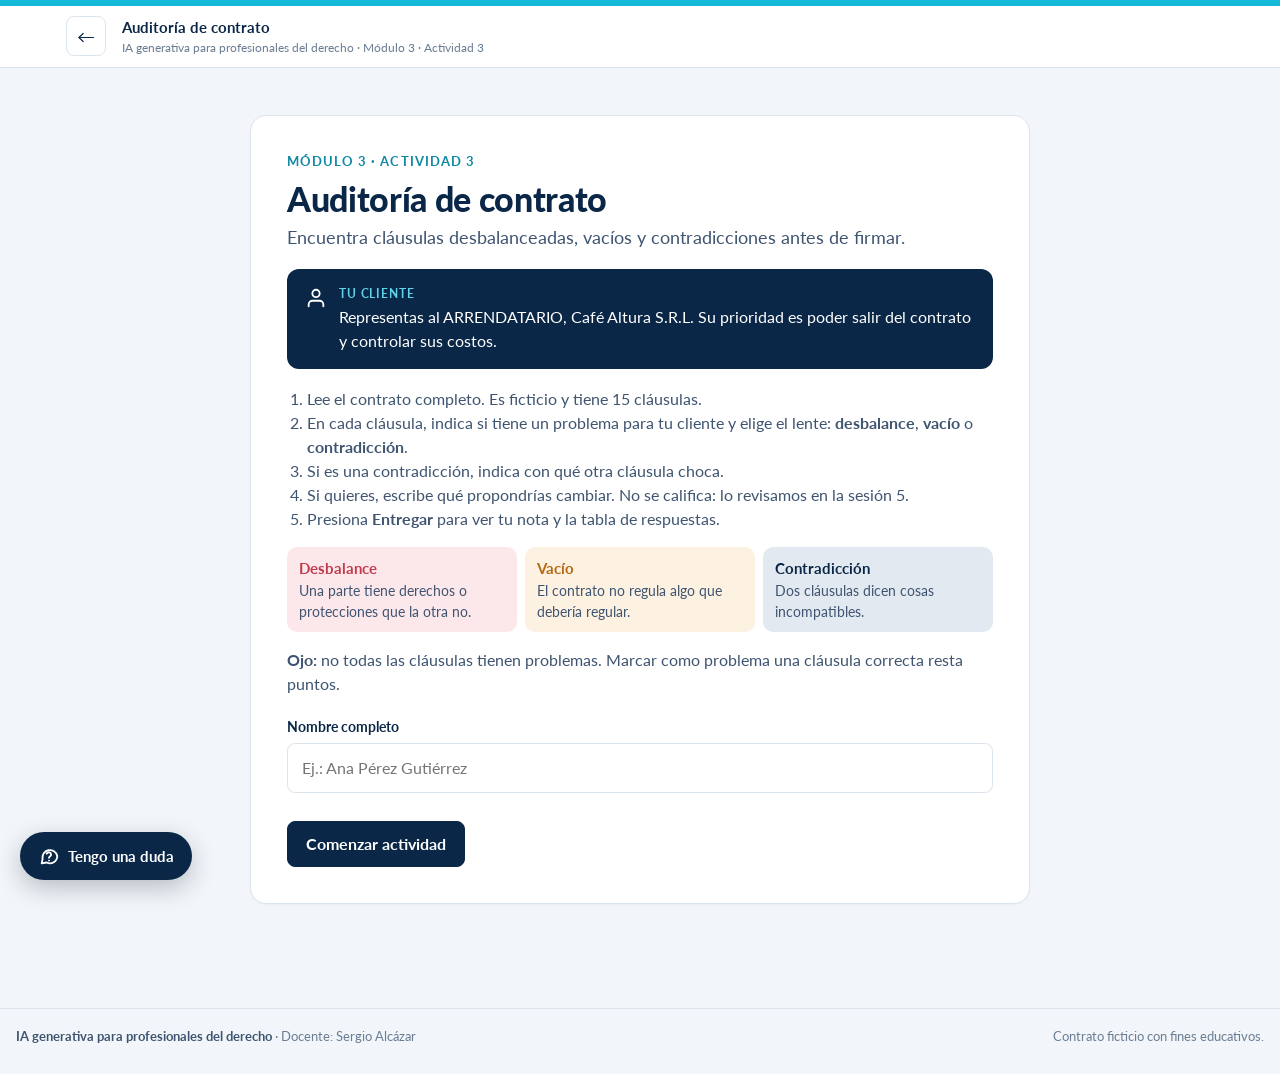
<file: actividad-3/index.html>
<!doctype html>
<html lang="es">
<head>
<meta charset="utf-8">
<meta name="viewport" content="width=device-width, initial-scale=1">
<title>Auditoría de contrato · Actividad 3</title>
<link rel="stylesheet" href="../tema.css">
<style>
*{box-sizing:border-box}
body{color:var(--ink);line-height:1.5}
button,input,select,textarea{font:inherit}
.hidden{display:none !important}
.topbar{position:sticky;top:0;z-index:20;background:var(--paper)}
.topbar-in{max-width:1180px;margin:0 auto;padding:10px 16px;display:flex;align-items:center;gap:16px;flex-wrap:wrap}
.back{display:inline-flex;align-items:center;justify-content:center;width:40px;height:40px;border-radius:8px;border:1px solid var(--line);color:var(--ink);text-decoration:none;font-size:18px}
.brand{font-weight:700;font-size:15px}.brand small{display:block;font-weight:400;color:var(--ink-3);font-size:12px}
.spacer{flex:1}
.pill{display:inline-flex;align-items:center;border:1px solid var(--line);border-radius:999px;padding:4px 12px;font-size:14px;color:var(--ink-2);background:var(--paper)}
.btn{border:1px solid var(--line);background:var(--paper);color:var(--ink);border-radius:8px;padding:10px 18px;font-weight:700;min-height:44px;cursor:pointer}
.btn-primary{color:#fff}
main{max-width:1180px;margin:0 auto;padding:24px 16px 40px}

/* Inicio */
.intro{max-width:780px;margin:24px auto;background:var(--paper);border:1px solid var(--line);padding:36px}
@media (max-width:600px){.intro{padding:24px 18px}}
.kicker{font-weight:700;font-size:13px;letter-spacing:.08em;text-transform:uppercase}
.intro h1{font-size:34px;margin:8px 0 6px;line-height:1.15}
.intro .subt{font-size:18px;color:var(--ink-2);margin:0 0 18px}
.intro p,.intro li{color:var(--ink-2)}
.intro ol{padding-left:20px}
.role{display:flex;gap:12px;align-items:flex-start;background:var(--navy);color:#fff;border-radius:12px;padding:16px 18px;margin:18px 0}
.role b{color:#5FD3EC;display:block;font-size:12px;letter-spacing:.07em;text-transform:uppercase;margin-bottom:2px}
.lenses{display:grid;grid-template-columns:repeat(3,1fr);gap:8px;margin:14px 0 6px}
@media (max-width:640px){.lenses{grid-template-columns:1fr}}
.lenses div{border-radius:10px;padding:10px 12px;font-size:14px;color:var(--ink-2)}
.lenses b{display:block;font-size:15px}
.field{display:flex;flex-direction:column;gap:6px;margin:20px 0 8px}
.field label{font-weight:700;font-size:14px}
.field input{padding:12px 14px;border:1px solid var(--line);border-radius:8px;min-height:44px}
.field input:focus{outline:2px solid var(--cyan);outline-offset:1px}
.err{color:var(--red);font-size:14px;min-height:20px}

/* Trabajo */
.work{max-width:900px;margin:0 auto}
.brief{display:grid;grid-template-columns:1fr 1fr;gap:12px;margin-bottom:18px}
@media (max-width:760px){.brief{grid-template-columns:1fr}}
.brief .role{margin:0}
.ia-note{display:flex;gap:12px;align-items:flex-start;background:var(--cyan-soft);border:1px solid #BFE7F2;border-radius:12px;padding:14px 16px;font-size:15px;color:var(--navy);font-weight:700}
.ia-note svg,.role svg{flex:none;margin-top:2px}
.contract{background:var(--paper);border:1px solid var(--line);border-radius:12px;padding:40px 48px}
@media (max-width:700px){.contract{padding:24px 16px}}
.fict{display:block;text-align:center;border:2px solid var(--red);color:var(--red);background:var(--red-soft);border-radius:8px;padding:6px 10px;font-weight:900;letter-spacing:.04em;font-size:14px;margin-bottom:22px}
.contract h2{font-family:"Source Serif 4",Georgia,serif;text-align:center;font-size:20px;margin:0 0 18px;letter-spacing:.02em}
.contract .pre{font-family:"Source Serif 4",Georgia,serif;font-size:16px;line-height:1.7;text-align:justify;margin:0 0 22px;color:#1a2533}
.cl{border:1px solid var(--line);border-left:4px solid var(--line);border-radius:10px;padding:16px 18px;margin:0 0 14px;background:#FBFCFE}
.cl.marked{border-left-color:var(--c,var(--cyan));background:#fff}
.cl h3{margin:0 0 6px;font-family:"Source Serif 4",Georgia,serif;font-size:16px;letter-spacing:.02em}
.cl .txt{font-family:"Source Serif 4",Georgia,serif;font-size:16px;line-height:1.7;margin:0 0 12px;color:#1a2533;text-align:justify}
.cl fieldset{border:0;padding:0;margin:0}
.cl legend{font-size:13px;font-weight:700;color:var(--ink-3);margin-bottom:6px;padding:0}
.opts{display:flex;flex-wrap:wrap;gap:8px}
.opt{position:relative}
.opt input{position:absolute;opacity:0;width:1px;height:1px}
.opt span{display:inline-flex;align-items:center;gap:6px;min-height:40px;padding:8px 14px;border:1.5px solid var(--line);border-radius:999px;font-size:14px;font-weight:700;background:#fff;cursor:pointer;user-select:none;color:var(--k)}
.opt span::before{content:"";width:10px;height:10px;border-radius:50%;border:2px solid currentColor;opacity:.55}
.opt input:checked + span{background:var(--k);border-color:var(--k);color:#fff}
.opt input:checked + span::before{background:#fff;border-color:#fff;opacity:1}
.opt input:focus-visible + span{outline:3px solid var(--cyan);outline-offset:2px}
.extra{margin-top:12px;display:grid;gap:10px}
.extra label{font-size:13px;font-weight:700;color:var(--ink-2);display:block;margin-bottom:4px}
.extra select,.extra textarea{width:100%;border:1px solid var(--line);border-radius:8px;padding:10px 12px;background:#fff;color:var(--ink);min-height:44px}
.extra textarea{min-height:70px;resize:vertical}
.extra .opc{font-weight:400;color:var(--ink-3)}
.sign{font-family:"Source Serif 4",Georgia,serif;font-size:16px;color:#1a2533;margin:22px 0 0}
.bottom-submit{display:flex;justify-content:flex-end;margin-top:18px}

/* Modal */
.modal-bg{position:fixed;inset:0;background:rgba(11,39,71,.5);z-index:60;display:flex;align-items:center;justify-content:center;padding:16px}
.modal{background:var(--paper);max-width:460px;width:100%;padding:24px}
.modal h3{margin:0 0 8px}.modal p{color:var(--ink-2);margin:0 0 18px}
.modal .acts{display:flex;gap:8px;justify-content:flex-end;flex-wrap:wrap}

/* Resultados */
.score-head{display:grid;grid-template-columns:auto 1fr;gap:28px;align-items:center;background:var(--paper);border:1px solid var(--line);padding:24px 28px;margin-bottom:20px}
@media (max-width:700px){.score-head{grid-template-columns:1fr}}
.score{font-size:72px;line-height:1}.score small{font-size:24px;color:var(--ink-3)}
.score-head h2{margin:0 0 4px;font-size:22px}
.stats{display:flex;flex-wrap:wrap;gap:8px;margin-top:12px}
.stat{border-radius:8px;padding:8px 12px;font-size:13px;font-weight:700}.stat b{font-size:18px;display:block}
.send{font-size:13px;color:var(--ink-3);margin-top:10px}.send.ok{color:var(--green)}.send.bad{color:var(--red)}
.box{background:var(--paper);border:1px solid var(--line);border-radius:12px;padding:20px 22px;margin-bottom:20px}
.box h3{margin:0 0 10px;font-size:18px}
.missed-box{border-color:#F2BDC5;background:var(--red-soft)}
.missed-box ul{margin:0;padding-left:20px}
.missed-box li{margin:4px 0}
table.res{width:100%;border-collapse:collapse;font-size:14.5px}
table.res th{text-align:left;font-size:12px;letter-spacing:.05em;text-transform:uppercase;color:var(--ink-3);padding:10px 12px;border-bottom:2px solid var(--line)}
table.res td{padding:12px;border-bottom:1px solid var(--line);vertical-align:top}
table.res tr.miss td{background:var(--red-soft)}
table.res tr.miss td:first-child{box-shadow:inset 4px 0 0 var(--red)}
.lens-tag{display:inline-block;border-radius:999px;padding:2px 10px;font-size:13px;font-weight:700;color:#fff;white-space:nowrap}
.st{display:inline-block;border-radius:6px;padding:3px 8px;font-size:12.5px;font-weight:700;line-height:1.35}
.st.ok{background:var(--green-soft);color:var(--green)}
.st.half{background:var(--orange-soft);color:var(--orange)}
.st.no{background:#fff;color:var(--red);border:1px solid #F2BDC5}
.res .prob{font-weight:700;margin-bottom:2px}
.res .sug{color:var(--ink-2);font-size:13.5px;margin-top:6px}
@media (max-width:760px){
  table.res thead{display:none}
  table.res,table.res tbody,table.res tr,table.res td{display:block;width:100%}
  table.res tr{border:1px solid var(--line);border-radius:10px;margin-bottom:12px;overflow:hidden}
  table.res td{border-bottom:0;padding:8px 14px}
  table.res td::before{content:attr(data-h);display:block;font-size:11px;font-weight:700;letter-spacing:.05em;text-transform:uppercase;color:var(--ink-3)}
}
.fp-list p{margin:0 0 10px;font-size:14.5px}
.closing{background:var(--navy);color:#fff;border-radius:12px;padding:20px 24px;font-size:18px;font-weight:700;text-align:center}

/* Candado */
.lock{position:fixed;inset:0;z-index:1000;background:var(--ground);display:flex;align-items:center;justify-content:center;padding:16px;border-top:6px solid var(--cyan)}
.lock-box{background:var(--paper);border:1px solid var(--line);max-width:520px;width:100%;padding:36px 32px;text-align:center}
.lock-ico{width:64px;height:64px;border-radius:50%;background:var(--cyan-soft);color:var(--navy);display:inline-flex;align-items:center;justify-content:center;margin-bottom:16px}
.lock-box h1{font-size:28px;margin:0 0 8px;line-height:1.2}.lock-box p{color:var(--ink-2);margin:0 0 8px}
.lock-when{font-weight:700;color:var(--navy) !important;font-size:18px;margin:14px 0 4px !important}
.lock-left{font-size:14px;color:var(--ink-3) !important;margin-bottom:24px !important}
.lock-box a{display:inline-flex;align-items:center;justify-content:center;min-height:44px;padding:10px 18px;border-radius:8px;background:var(--navy);color:#fff;text-decoration:none;font-weight:700}
body.locked{overflow:hidden}
</style>
</head>
<body data-tema="Módulo 3 · Redacción y revisión contractual">

<!-- CANDADO: bloquea la actividad hasta la fecha de ../horario.js -->
<div class="lock" id="lock" role="dialog" aria-modal="true" aria-labelledby="lockT"><div class="lock-box">
  <span class="lock-ico"><svg width="30" height="30" viewBox="0 0 24 24" fill="none" stroke="currentColor" stroke-width="2" stroke-linecap="round" stroke-linejoin="round" aria-hidden="true"><rect x="4" y="11" width="16" height="10" rx="2"/><path d="M8 11V7a4 4 0 0 1 8 0v4"/></svg></span>
  <h1 id="lockT">Actividad 3 todavía cerrada</h1>
  <p id="lockMsg">Verificando el horario de apertura...</p><p class="lock-when" id="lockWhen"></p><p class="lock-left" id="lockLeft"></p>
  <a href="../">Volver a la portada del curso</a>
</div></div>

<header class="topbar"><div class="topbar-in">
  <a class="back" href="../" aria-label="Volver a la portada del curso">&larr;</a>
  <div class="brand">Auditoría de contrato<small>IA generativa para profesionales del derecho · Módulo 3 · Actividad 3</small></div>
  <div class="spacer"></div>
  <span class="pill hidden" id="whoPill"></span>
  <span class="pill hidden" id="countPill"></span>
  <button class="btn btn-primary hidden" id="submitBtn" type="button">Entregar</button>
</div></header>

<main>
  <!-- INICIO -->
  <section id="scrStart" class="intro">
    <div class="kicker">Módulo 3 · Actividad 3</div>
    <h1>Auditoría de contrato</h1>
    <p class="subt">Encuentra cláusulas desbalanceadas, vacíos y contradicciones antes de firmar.</p>
    <div class="role" id="roleStart"></div>
    <ol>
      <li>Lee el contrato completo. Es ficticio y tiene 15 cláusulas.</li>
      <li>En cada cláusula, indica si tiene un problema para tu cliente y elige el lente: <b>desbalance</b>, <b>vacío</b> o <b>contradicción</b>.</li>
      <li>Si es una contradicción, indica con qué otra cláusula choca.</li>
      <li>Si quieres, escribe qué propondrías cambiar. No se califica: lo revisamos en la sesión 5.</li>
      <li>Presiona <b>Entregar</b> para ver tu nota y la tabla de respuestas.</li>
    </ol>
    <div class="lenses" id="lensesStart"></div>
    <p><b>Ojo:</b> no todas las cláusulas tienen problemas. Marcar como problema una cláusula correcta resta puntos.</p>
    <div class="field"><label for="nameInput">Nombre completo</label><input id="nameInput" autocomplete="name" placeholder="Ej.: Ana Pérez Gutiérrez"></div>
    <div class="err" id="nameErr" role="alert"></div>
    <button class="btn btn-primary" id="startBtn" type="button">Comenzar actividad</button>
  </section>

  <!-- TRABAJO -->
  <section id="scrWork" class="work hidden">
    <div class="brief">
      <div class="role" id="roleWork"></div>
      <div class="ia-note"><svg width="22" height="22" viewBox="0 0 24 24" fill="none" stroke="currentColor" stroke-width="2" stroke-linecap="round" stroke-linejoin="round" aria-hidden="true"><circle cx="12" cy="12" r="9"/><path d="M12 8v5M12 16h.01"/></svg><span>Puedes usar tu IA con el método visto en clase (prompt de auditoría y segunda pasada), pero verifica cada hallazgo antes de marcarlo.</span></div>
    </div>
    <article class="contract" aria-label="Contrato a auditar">
      <span class="fict">DOCUMENTO FICTICIO – Material de práctica</span>
      <h2>CONTRATO DE ARRENDAMIENTO DE LOCAL COMERCIAL</h2>
      <p class="pre" id="pre"></p>
      <div id="clauses"></div>
      <p class="sign">En señal de conformidad, las partes firman el presente contrato en la ciudad de La Paz, en octubre de 2026.</p>
    </article>
    <div class="bottom-submit"><button class="btn btn-primary" id="submitBtn2" type="button">Entregar</button></div>
  </section>

  <!-- RESULTADOS -->
  <section id="scrResult" class="hidden">
    <div class="score-head"><div class="score" id="scoreNum"></div><div><h2 id="scoreTitle"></h2><div id="scoreMsg" style="color:var(--ink-2)"></div><div class="stats" id="stats"></div><div class="send" id="sendStatus"></div></div></div>
    <div class="box missed-box hidden" id="missedBox"></div>
    <div class="box"><h3>Tabla de respuestas</h3><table class="res"><thead><tr><th>Cláusula</th><th>Lente</th><th>Problema</th><th>Por qué perjudica a tu cliente</th><th>Tu resultado</th></tr></thead><tbody id="resBody"></tbody></table></div>
    <div class="box fp-list hidden" id="fpBox"></div>
    <div class="closing">La IA acelera la auditoría; el método y tu lectura la completan. Lo comentamos en la sesión 5, el martes 20.</div>
  </section>
</main>

<footer class="pie-curso"><span><b>IA generativa para profesionales del derecho</b> · Docente: Sergio Alcázar</span><span>Contrato ficticio con fines educativos.</span></footer>
<div class="modal-bg hidden" id="modal"><div class="modal" role="dialog" aria-modal="true" aria-labelledby="modalT"><h3 id="modalT"></h3><p id="modalP"></p><div class="acts" id="modalA"></div></div></div>

<script src="../config.js"></script>
<script src="../horario.js"></script>
<script src="../dudas.js"></script>
<script>
/* =====================================================================
   ACTIVIDAD 3 · AUDITORÍA DE CONTRATO (Módulo 3)
   Contrato ficticio, clave de respuestas y calificación.
   ===================================================================== */
const ACT_ID = 'actividad-3';
const HOJA = 'Actividad 3';
const KEY = 'curso-actividad-3-v2';
const SHEETS_URL = (window.CURSO_CONFIG || {}).SHEETS_URL || '';

const ROL = '<b>Tu cliente</b>Representas al ARRENDATARIO, Café Altura S.R.L. Su prioridad es poder salir del contrato y controlar sus costos.';
const ROL_ICON = '<svg width="22" height="22" viewBox="0 0 24 24" fill="none" stroke="currentColor" stroke-width="2" stroke-linecap="round" stroke-linejoin="round" aria-hidden="true"><path d="M20 21v-2a4 4 0 0 0-4-4H8a4 4 0 0 0-4 4v2"/><circle cx="12" cy="7" r="4"/></svg>';

const LENTES = {
  none: {n:'Sin problema',  k:'var(--green)'},
  des:  {n:'Desbalance',    k:'var(--red)',    d:'Una parte tiene derechos o protecciones que la otra no.'},
  vac:  {n:'Vacío',         k:'var(--orange)', d:'El contrato no regula algo que debería regular.'},
  con:  {n:'Contradicción', k:'var(--navy)',   d:'Dos cláusulas dicen cosas incompatibles.'},
};

const PREAMBULO = 'Conste por el presente documento privado el contrato de arrendamiento de local comercial que celebran, por una parte, INVERSIONES INMOBILIARIAS CUMBRE REAL S.R.L., representada por su Gerente General, Marcelo Antonio Quiroga Vela, en adelante EL ARRENDADOR; y, por otra, CAFÉ ALTURA S.R.L., representada por su Gerente General, Daniela Ríos Mendoza, en adelante EL ARRENDATARIO, al tenor de las siguientes cláusulas:';

const CLAUSULAS = [
  {id:'c01', n:'PRIMERA', t:'Objeto', x:'EL ARRENDADOR da en arrendamiento a EL ARRENDATARIO el local comercial ubicado en la planta baja del inmueble de la Av. Ballivián N° 1240, zona Calacoto, de la ciudad de La Paz, con una superficie de 85 m², en el estado que se detalla en el Anexo A (inventario y estado del local), que forma parte del presente contrato.'},
  {id:'c02', n:'SEGUNDA', t:'Plazo', x:'El plazo del arrendamiento es de veinticuatro (24) meses, computables a partir del 1 de noviembre de 2026.'},
  {id:'c03', n:'TERCERA', t:'Canon', x:'EL ARRENDATARIO pagará un canon mensual de Bs 9.500 (Nueve mil quinientos 00/100 bolivianos), por mes adelantado, dentro de los primeros cinco (5) días de cada mes.'},
  {id:'c04', n:'CUARTA', t:'Reajuste del canon', x:'EL ARRENDADOR podrá reajustar el canon en cualquier momento durante la vigencia del contrato, en el porcentaje que considere conveniente, bastando para ello una comunicación escrita con diez (10) días de anticipación.'},
  {id:'c05', n:'QUINTA', t:'Garantía', x:'A la firma del presente contrato, EL ARRENDATARIO entrega a EL ARRENDADOR la suma de Bs 19.000 (Diecinueve mil 00/100 bolivianos) en calidad de garantía, la cual será devuelta a la conclusión del contrato.'},
  {id:'c06', n:'SEXTA', t:'Destino del local', x:'El local será destinado exclusivamente al funcionamiento de una cafetería. EL ARRENDATARIO no podrá subarrendar ni ceder el local, total o parcialmente, sin autorización previa y escrita de EL ARRENDADOR.'},
  {id:'c07', n:'SÉPTIMA', t:'Adecuaciones', x:'EL ARRENDATARIO podrá realizar las adecuaciones necesarias para su actividad, conforme a las especificaciones técnicas contenidas en el Anexo B, que forma parte del presente contrato.'},
  {id:'c08', n:'OCTAVA', t:'Mantenimiento y reparaciones', x:'Todas las reparaciones que requiera el local durante la vigencia del contrato, cualquiera sea su naturaleza o causa, incluidas las estructurales, de techo, cañerías e instalaciones eléctricas principales, serán de cuenta exclusiva de EL ARRENDATARIO.'},
  {id:'c09', n:'NOVENA', t:'Forma de pago', x:'El canon será depositado por EL ARRENDATARIO en la cuenta bancaria que designe EL ARRENDADOR, a más tardar el día veinticinco (25) de cada mes.'},
  {id:'c10', n:'DÉCIMA', t:'Servicios y expensas', x:'Los gastos de agua, luz, gas, internet y expensas comunes del edificio serán cubiertos según corresponda.'},
  {id:'c11', n:'DÉCIMA PRIMERA', t:'Responsabilidad', x:'EL ARRENDADOR no será responsable por ningún daño o perjuicio que sufran EL ARRENDATARIO, sus dependientes, clientes o bienes dentro del local, cualquiera sea su causa, incluso si deriva de defectos del inmueble.'},
  {id:'c12', n:'DÉCIMA SEGUNDA', t:'Resolución anticipada', x:'EL ARRENDADOR podrá dar por concluido el contrato en cualquier momento, comunicándolo por escrito con treinta (30) días de anticipación. EL ARRENDATARIO solo podrá hacerlo con un preaviso de seis (6) meses y pagando, como penalidad, el equivalente a seis (6) cánones mensuales.'},
  {id:'c13', n:'DÉCIMA TERCERA', t:'Devolución del local', x:'Al concluir el contrato, EL ARRENDATARIO devolverá el local en el estado en que lo recibió conforme al Anexo A, salvo el desgaste natural por el uso normal. Las partes suscribirán un acta de entrega.'},
  {id:'c14', n:'DÉCIMA CUARTA', t:'Renovación', x:'Concluidos los treinta y seis (36) meses de vigencia del presente contrato, las partes podrán renovarlo por acuerdo escrito, en las condiciones que pacten.'},
  {id:'c15', n:'DÉCIMA QUINTA', t:'Comunicaciones', x:'Toda comunicación entre las partes se realizará por escrito, en los domicilios señalados en este contrato o en los correos electrónicos que cada parte designe por escrito.'},
];

/* Clave: 9 problemas sembrados. Las contradicciones son pares de cláusulas. */
const PROBLEMAS = [
  {id:'p1', lente:'con', cl:['c02','c14'], titulo:'Duración incompatible: 24 meses contra 36 meses',
   por:'La SEGUNDA fija 24 meses y la DÉCIMA CUARTA habla de "36 meses de vigencia". El arrendador podría sostener que tu cliente está obligado por 36 meses, justo lo contrario de su prioridad de poder salir.',
   sug:'Unificar la duración en una sola cláusula y que la de renovación remita a ella ("concluido el plazo de la cláusula SEGUNDA...").'},
  {id:'p2', lente:'con', cl:['c03','c09'], titulo:'Dos fechas de pago distintas: días 1 a 5 contra día 25',
   por:'Con dos plazos, el arrendador puede considerar a tu cliente en mora desde el día 6, aunque la NOVENA le permita pagar hasta el 25. Es la base para cobrar intereses o resolver el contrato por falta de pago.',
   sug:'Dejar un solo plazo de pago, en una sola cláusula, y eliminar el otro.'},
  {id:'p3', lente:'des', cl:['c04'], titulo:'Reajuste del canon unilateral y sin tope',
   por:'El arrendador puede subir el canon cuando quiera, cuanto quiera y con solo 10 días de aviso. Tu cliente pierde todo control sobre su principal costo fijo.',
   sug:'Reajuste anual, con un tope o un índice objetivo pactado, y derecho del arrendatario a resolver sin penalidad si no lo acepta.'},
  {id:'p4', lente:'vac', cl:['c05'], titulo:'Garantía sin plazo ni reglas de devolución',
   por:'No dice en cuántos días se devuelve ni qué descuentos se pueden hacer. Bs 19.000 de tu cliente pueden quedar retenidos indefinidamente o absorbidos por cobros discutibles.',
   sug:'Devolución dentro de un plazo concreto tras el acta de entrega, con descuentos solo por daños o deudas acreditados y detallados por escrito.'},
  {id:'p5', lente:'vac', cl:['c07'], titulo:'Se remite a un Anexo B que no existe',
   por:'El contrato solo incorpora el Anexo A. Sin el Anexo B, el arrendador podría objetar cualquier adecuación del local, o exigir que tu cliente la retire al final por no cumplir "especificaciones" que nunca se acordaron.',
   sug:'Adjuntar y firmar el Anexo B o describir en la cláusula qué adecuaciones se autorizan y qué pasa con ellas al terminar el contrato.'},
  {id:'p6', lente:'des', cl:['c08'], titulo:'Todas las reparaciones, incluso las estructurales, a cargo del arrendatario',
   por:'Techo, cañerías e instalaciones eléctricas principales son del inmueble, no de la cafetería. Tu cliente asume costos imprevisibles y potencialmente muy altos sobre un bien que no es suyo.',
   sug:'Reparaciones locativas y de uso ordinario a cargo del arrendatario; las estructurales y de instalaciones principales, a cargo del arrendador.'},
  {id:'p7', lente:'vac', cl:['c10'], titulo:'No dice quién paga servicios y expensas',
   por:'"Según corresponda" no asigna la obligación a nadie. Es una puerta abierta para que el arrendador traslade a tu cliente expensas extraordinarias o gastos de áreas comunes que no previó.',
   sug:'Indicar que los servicios del local los paga el arrendatario, y precisar si las expensas ordinarias le corresponden, excluyendo expresamente las extraordinarias.'},
  {id:'p8', lente:'des', cl:['c11'], titulo:'Exclusión total de responsabilidad del arrendador',
   por:'El arrendador no responde por nada, ni siquiera por defectos del propio inmueble. Si un problema del edificio daña los equipos o la mercadería de tu cliente, tendría que asumirlo solo.',
   sug:'Mantener la responsabilidad del arrendador por daños derivados de defectos del inmueble o de su falta de mantenimiento.'},
  {id:'p9', lente:'des', cl:['c12'], titulo:'Resolución anticipada con reglas opuestas para cada parte',
   por:'El arrendador sale con 30 días de aviso y sin costo; tu cliente necesita 6 meses de preaviso y pagar 6 cánones (Bs 57.000). Choca de frente con su prioridad de poder salir del contrato.',
   sug:'Mismo preaviso para ambas partes (por ejemplo, 60 días) y, si hay penalidad, recíproca y razonable.'},
];
const CORRECTAS = {
  c01:'El objeto está bien delimitado: ubicación, superficie y estado del local, con un Anexo A que sí forma parte del contrato.',
  c06:'Limitar el destino y prohibir el subarriendo sin autorización es habitual y razonable; no afecta la salida ni los costos de tu cliente.',
  c13:'Exigir devolver el local como se recibió, salvo el desgaste normal, y con acta de entrega, es equilibrado y protege también a tu cliente.',
  c15:'Prever comunicaciones escritas a domicilios y correos designados es correcto y da seguridad a ambas partes.',
};
const PTS_ENCONTRADO = 2, PTS_LENTE = 1, PTS_MARCA_DE_MAS = 2;

/* ============ Utilidades y estado ============ */
const $ = id => document.getElementById(id);
const esc = s => String(s).replace(/[&<>"]/g, c => ({'&':'&amp;','<':'&lt;','>':'&gt;','"':'&quot;'}[c]));
const CL = Object.fromEntries(CLAUSULAS.map(c => [c.id, c]));
const nombreCl = id => CL[id].n;
let state = {name:'', started:0, a:{}, submitted:null, attempts:0};
function save(){ try{ localStorage.setItem(KEY, JSON.stringify(state)); }catch(e){} }
try{ const s = JSON.parse(localStorage.getItem(KEY)||'null'); if(s && typeof s==='object') state = Object.assign(state, s); }catch(e){}

/* ============ Candado ============ */
(function(){
  document.body.classList.add('locked');
  const lock = $('lock');
  function abrir(){ lock.remove(); document.body.classList.remove('locked'); }
  if(!window.CursoHorario){ abrir(); return; }
  CursoHorario.sincronizar().then(function revisar(){
    if(!CursoHorario.bloqueada(ACT_ID)){ abrir(); return; }
    $('lockMsg').textContent = 'Esta actividad se habilita el';
    $('lockWhen').textContent = CursoHorario.textoApertura(ACT_ID);
    $('lockLeft').textContent = 'Faltan ' + CursoHorario.faltan(ACT_ID) + '. La página se abrirá sola cuando llegue la hora.';
    setTimeout(revisar, 30000);
  });
})();

/* ============ Inicio ============ */
$('roleStart').innerHTML = ROL_ICON + '<span>' + ROL + '</span>';
$('roleWork').innerHTML = ROL_ICON + '<span>' + ROL + '</span>';
$('lensesStart').innerHTML = ['des','vac','con'].map(k => '<div style="background:'+({des:'var(--red-soft)',vac:'var(--orange-soft)',con:'var(--navy-soft)'}[k])+'"><b style="color:'+LENTES[k].k+'">'+LENTES[k].n+'</b>'+LENTES[k].d+'</div>').join('');
$('pre').textContent = PREAMBULO;

/* ============ Contrato y respuestas ============ */
function renderClauses(){
  const box = $('clauses'); box.innerHTML = '';
  CLAUSULAS.forEach(c => {
    const a = state.a[c.id] || {};
    const el = document.createElement('section'); el.className = 'cl'; el.id = 'cl-' + c.id;
    el.innerHTML = `<h3>${esc(c.n)}. (${esc(c.t)})</h3><p class="txt">${esc(c.x)}</p>
      <fieldset><legend>¿Tiene un problema para tu cliente?</legend><div class="opts">${Object.keys(LENTES).map(k =>
        `<label class="opt" style="--k:${LENTES[k].k}"><input type="radio" name="${c.id}" value="${k}"${(a.lens||'')===k?' checked':''}><span>${LENTES[k].n}</span></label>`).join('')}</div></fieldset>
      <div class="extra hidden">
        <div class="withWrap hidden"><label for="w-${c.id}">¿Con qué cláusula choca?</label>
          <select id="w-${c.id}"><option value="">Elige la cláusula</option>${CLAUSULAS.filter(o=>o.id!==c.id).map(o=>`<option value="${o.id}"${a.with===o.id?' selected':''}>${esc(o.n)} · ${esc(o.t)}</option>`).join('')}</select></div>
        <div><label for="p-${c.id}">¿Qué propondrías cambiar? <span class="opc">(opcional, no se califica)</span></label>
          <textarea id="p-${c.id}" maxlength="400">${esc(a.prop||'')}</textarea></div>
      </div>`;
    const sync = () => {
      const cur = state.a[c.id] || {};
      const isProb = cur.lens && cur.lens !== 'none';
      el.classList.toggle('marked', !!isProb);
      el.style.setProperty('--c', isProb ? LENTES[cur.lens].k : '');
      el.querySelector('.extra').classList.toggle('hidden', !isProb);
      el.querySelector('.withWrap').classList.toggle('hidden', cur.lens !== 'con');
    };
    el.querySelectorAll('input[type=radio]').forEach(r => r.addEventListener('change', () => {
      state.a[c.id] = Object.assign(state.a[c.id] || {}, {lens: r.value});
      if(r.value !== 'con') delete state.a[c.id].with;
      save(); sync(); count();
    }));
    el.querySelector('select').addEventListener('change', e => { state.a[c.id] = Object.assign(state.a[c.id]||{}, {with:e.target.value}); save(); });
    el.querySelector('textarea').addEventListener('input', e => { state.a[c.id] = Object.assign(state.a[c.id]||{}, {prop:e.target.value}); save(); });
    box.appendChild(el); sync();
  });
  count();
}
const marcadas = () => CLAUSULAS.filter(c => state.a[c.id] && state.a[c.id].lens && state.a[c.id].lens !== 'none');
function count(){ const n = marcadas().length; $('countPill').textContent = n + (n===1?' cláusula marcada':' cláusulas marcadas'); }

/* ============ Calificación ============ */
function grade(){
  const ans = id => state.a[id] || {};
  const isProb = id => { const l = ans(id).lens; return !!l && l !== 'none'; };
  let pts = 0; const max = PROBLEMAS.length * (PTS_ENCONTRADO + PTS_LENTE);
  const res = PROBLEMAS.map(p => {
    let found, lensOK, marcado = [];
    if(p.lente === 'con'){
      const [x, y] = p.cl;
      found = isProb(x) || isProb(y);
      lensOK = (ans(x).lens === 'con' && ans(x).with === y) || (ans(y).lens === 'con' && ans(y).with === x);
      p.cl.forEach(id => { if(isProb(id)) marcado.push(ans(id)); });
    } else {
      found = isProb(p.cl[0]); lensOK = ans(p.cl[0]).lens === p.lente;
      if(found) marcado.push(ans(p.cl[0]));
    }
    if(found) pts += PTS_ENCONTRADO;
    if(lensOK) pts += PTS_LENTE;
    return {p, found, lensOK, marcado};
  });
  const fp = Object.keys(CORRECTAS).filter(isProb);
  const pen = fp.length * PTS_MARCA_DE_MAS;
  const score = Math.max(0, Math.round((pts - pen) / max * 100));
  return {res, fp, pts, pen, max, score, found: res.filter(r=>r.found).length, lensOK: res.filter(r=>r.lensOK).length};
}

/* ============ Resultados ============ */
function lensTag(k){ return `<span class="lens-tag" style="background:${LENTES[k].k}">${LENTES[k].n}</span>`; }
function showResults(g){
  ['scrStart','scrWork','submitBtn','countPill'].forEach(id => $(id).classList.add('hidden'));
  $('scrResult').classList.remove('hidden');
  $('whoPill').textContent = state.name; $('whoPill').classList.remove('hidden');
  const first = state.name.split(' ')[0];
  $('scoreNum').innerHTML = g.score + '<small>/100</small>';
  $('scoreTitle').textContent = g.score >= 85 ? 'Excelente auditoría, ' + first : g.score >= 60 ? 'Buen trabajo, ' + first + ', pero se te pasaron riesgos' : 'Este contrato todavía no está listo para firmar, ' + first;
  $('scoreMsg').textContent = 'Encontraste ' + g.found + ' de ' + PROBLEMAS.length + ' problemas y acertaste el lente en ' + g.lensOK + '. ' + (g.fp.length ? 'Se restaron puntos por marcar ' + g.fp.length + (g.fp.length===1?' cláusula correcta':' cláusulas correctas') + ' como problema.' : 'No marcaste ninguna cláusula correcta como problema.');
  $('stats').innerHTML = [['Problemas encontrados', g.found+'/'+PROBLEMAS.length, 'green'], ['Lente correcto', g.lensOK+'/'+PROBLEMAS.length, 'navy'], ['No encontrados', PROBLEMAS.length-g.found, 'red'], ['Marcas de más', g.fp.length, 'orange']]
    .map(([l,v,c]) => `<div class="stat" style="background:var(--${c}-soft);color:var(--${c})"><b>${v}</b>${l}</div>`).join('');

  const missed = g.res.filter(r => !r.found);
  if(missed.length){
    $('missedBox').classList.remove('hidden');
    $('missedBox').innerHTML = '<h3>Problemas que no encontraste</h3><ul>' + missed.map(r => `<li><b>${esc(r.p.cl.map(nombreCl).join(' y '))}:</b> ${esc(r.p.titulo)}</li>`).join('') + '</ul>';
  }
  const order = r => r.found ? (r.lensOK ? 2 : 1) : 0;
  $('resBody').innerHTML = [...g.res].sort((a,b) => order(a) - order(b)).map(r => {
    let st;
    if(!r.found) st = '<span class="st no">No lo encontraste</span>';
    else if(r.lensOK) st = '<span class="st ok">Encontrado, lente correcto</span>';
    else {
      const m = r.marcado[0] || {};
      const detalle = m.lens === 'con' && r.p.lente === 'con' ? 'elegiste otra cláusula' : 'marcaste ' + (LENTES[m.lens] ? LENTES[m.lens].n.toLowerCase() : 'otro lente');
      st = '<span class="st half">Encontrado, pero ' + esc(detalle) + '</span>';
    }
    return `<tr class="${r.found?'':'miss'}">
      <td data-h="Cláusula"><b>${esc(r.p.cl.map(nombreCl).join(' y '))}</b></td>
      <td data-h="Lente">${lensTag(r.p.lente)}</td>
      <td data-h="Problema"><div class="prob">${esc(r.p.titulo)}</div><div class="sug">Propuesta: ${esc(r.p.sug)}</div></td>
      <td data-h="Por qué perjudica a tu cliente">${esc(r.p.por)}</td>
      <td data-h="Tu resultado">${st}</td></tr>`;
  }).join('');
  if(g.fp.length){
    $('fpBox').classList.remove('hidden');
    $('fpBox').innerHTML = '<h3>Cláusulas correctas que marcaste como problema</h3>' + g.fp.map(id => `<p><b>${esc(nombreCl(id))} (${esc(CL[id].t)}):</b> ${esc(CORRECTAS[id])} <span style="color:var(--red);font-weight:700">(−${PTS_MARCA_DE_MAS} puntos)</span></p>`).join('');
  }
  window.scrollTo({top:0, behavior:'smooth'});
}

/* ============ Envío a Google Sheets ============ */
async function send(g){
  const st = $('sendStatus');
  if(!SHEETS_URL){ st.textContent = 'Registro de notas no configurado: muestra esta pantalla a tu docente.'; return; }
  st.textContent = 'Enviando tu resultado al docente...';
  const propuestas = CLAUSULAS.filter(c => state.a[c.id] && state.a[c.id].prop && state.a[c.id].prop.trim() && state.a[c.id].lens !== 'none')
    .map(c => c.n + ': ' + state.a[c.id].prop.trim()).join(' | ');
  const respuestas = marcadas().map(c => { const a = state.a[c.id]; return c.n + '=' + LENTES[a.lens].n + (a.lens==='con' && a.with ? ' con ' + nombreCl(a.with) : ''); }).join(' | ');
  try{
    await fetch(SHEETS_URL, {method:'POST', mode:'no-cors', headers:{'Content-Type':'text/plain;charset=utf-8'}, body: JSON.stringify({hoja: HOJA, datos: {
      'Nombre': state.name, 'Nota (/100)': g.score, 'Intento': state.attempts,
      'Minutos': Math.round((Date.now() - state.started) / 60000),
      'Problemas encontrados': g.found, 'Lente correcto': g.lensOK, 'Total de problemas': PROBLEMAS.length,
      'Marcas de más': g.fp.length,
      'No encontrados': g.res.filter(r => !r.found).map(r => r.p.cl.map(nombreCl).join(' y ')).join(' | '),
      'Respuestas': respuestas,
      'Propuestas de cambio': propuestas,
      'Navegador': navigator.userAgent.slice(0, 120)
    }})});
    st.className = 'send ok'; st.textContent = 'Resultado enviado al docente.';
  }catch(e){ st.className = 'send bad'; st.textContent = 'No se pudo enviar el resultado. Toma una captura de esta pantalla y envíala a tu docente.'; }
}

/* ============ Modal ============ */
function modal(title, text, actions){
  $('modalT').textContent = title; $('modalP').textContent = text; const a = $('modalA'); a.innerHTML = '';
  actions.forEach(([l, p, fn]) => { const b = document.createElement('button'); b.type = 'button'; b.className = 'btn' + (p ? ' btn-primary' : ''); b.textContent = l; b.onclick = () => { $('modal').classList.add('hidden'); fn && fn(); }; a.appendChild(b); });
  $('modal').classList.remove('hidden'); a.lastChild.focus();
}

/* ============ Flujo ============ */
if(state.name) $('nameInput').value = state.name;
$('startBtn').onclick = () => {
  const n = $('nameInput').value.trim().replace(/\s+/g, ' ');
  if(n.split(' ').length < 2){ $('nameErr').textContent = 'Escribe tu nombre y al menos un apellido, para que tu docente pueda identificar tu entrega.'; $('nameInput').focus(); return; }
  if(state.name !== n){ state.a = {}; state.submitted = null; }
  state.name = n; state.started = state.started || Date.now(); save();
  $('scrStart').classList.add('hidden'); $('scrWork').classList.remove('hidden');
  $('whoPill').textContent = n; ['whoPill','countPill','submitBtn'].forEach(id => $(id).classList.remove('hidden'));
  renderClauses(); window.scrollTo(0, 0);
};
$('nameInput').addEventListener('keydown', e => { if(e.key === 'Enter') $('startBtn').click(); });
function entregar(){
  const sinPareja = marcadas().filter(c => state.a[c.id].lens === 'con' && !state.a[c.id].with);
  if(sinPareja.length){
    modal('Falta indicar una cláusula', 'Marcaste una contradicción en la cláusula ' + sinPareja[0].n + ' pero no indicaste con qué otra cláusula choca.', [['Ir a la cláusula', true, () => $('cl-' + sinPareja[0].id).scrollIntoView({behavior:'smooth', block:'center'})]]);
    return;
  }
  const n = marcadas().length;
  modal('¿Entregar la auditoría?', 'Marcaste ' + n + (n===1?' cláusula':' cláusulas') + ' con problemas. Las que no marcaste se consideran sin problema. Después de entregar ya no podrás cambiar tus respuestas.', [
    ['Seguir revisando', false],
    ['Entregar', true, () => { state.attempts = (state.attempts || 0) + 1; const g = grade(); state.submitted = {score: g.score}; save(); showResults(g); send(g); }]
  ]);
}
$('submitBtn').onclick = entregar; $('submitBtn2').onclick = entregar;
if(state.name && state.submitted){ showResults(grade()); $('sendStatus').textContent = 'Esta actividad ya fue entregada desde este navegador.'; }
</script>
<script src="../materiales.js"></script>
</body>
</html>
</file>
<file: tema.css>
/* =====================================================================
   LÍNEA GRÁFICA DEL CURSO · IA generativa para profesionales del derecho
   Misma paleta y tipografía que las diapositivas. Se carga en todas las
   páginas, después de sus estilos propios.
   ===================================================================== */
@import url("https://fonts.googleapis.com/css2?family=Lato:ital,wght@0,400;0,700;0,900;1,400&family=Source+Serif+4:opsz,wght@8..60,400;8..60,600;8..60,700&display=swap");

:root{
  --navy:#0B2747; --navy-2:#123A63; --cyan:#14B8D8; --cyan-soft:#E4F6FB;
  --orange:#B5680F; --orange-soft:#FDF1E1; --green:#1A8A6E; --green-soft:#E1F3EE;
  --red:#C23A4D; --red-soft:#FCE8EB; --navy-soft:#E3E9F1; --cyan-soft2:#E4F6FB;

  /* variables que usan las actividades */
  --ground:#F2F6FA; --paper:#FFFFFF; --ink:#0B2747; --ink-2:#3E5470; --ink-3:#6A7D93;
  --line:#DCE4EC; --accent:#0B2747; --accent-ink:#FFFFFF; --accent-soft:#E4F6FB;
  --sans:"Lato", system-ui, -apple-system, "Segoe UI", sans-serif;
  --serif:"Lato", system-ui, sans-serif;
  /* formulario de dudas */
  --brand:#0B2747; --brand-soft:#E4F6FB;
}
html,body{font-family:var(--sans);margin:0}
body{background:var(--ground)}

/* Franja superior cian, como en las diapositivas */
.topbar{border-top:6px solid var(--cyan);box-shadow:0 1px 0 var(--line)}
.topbar .brand{color:var(--navy)}
.btn-primary{background:var(--navy) !important;border-color:var(--navy) !important}
.btn-primary:hover{background:var(--navy-2) !important}
.kicker{color:#0E87A3 !important}
.intro h1,.score-head h2,.board-head h2{color:var(--navy);font-weight:900;letter-spacing:-.01em}
.intro{border-radius:16px;box-shadow:0 1px 2px rgba(11,39,71,.04)}
.card,.ex,.res,.zone,.score-head,.modal,.lock-box{border-radius:12px}
.score{color:var(--navy) !important;font-weight:900 !important}

/* El memorial de la Actividad 1 conserva su tipografía de documento */
#doc,#docReview,#docAnon{font-family:"Source Serif 4", Georgia, "Times New Roman", serif}
#doc h3,#docReview h3,#docAnon h3{font-family:"Source Serif 4", Georgia, serif}

/* Pie común */
.pie-curso{max-width:1280px;margin:40px auto 0;padding:18px 16px 28px;border-top:1px solid var(--line);display:flex;justify-content:space-between;gap:12px;flex-wrap:wrap;color:var(--ink-3);font-size:13px}
.pie-curso b{color:var(--ink-2);font-weight:700}
</file>
